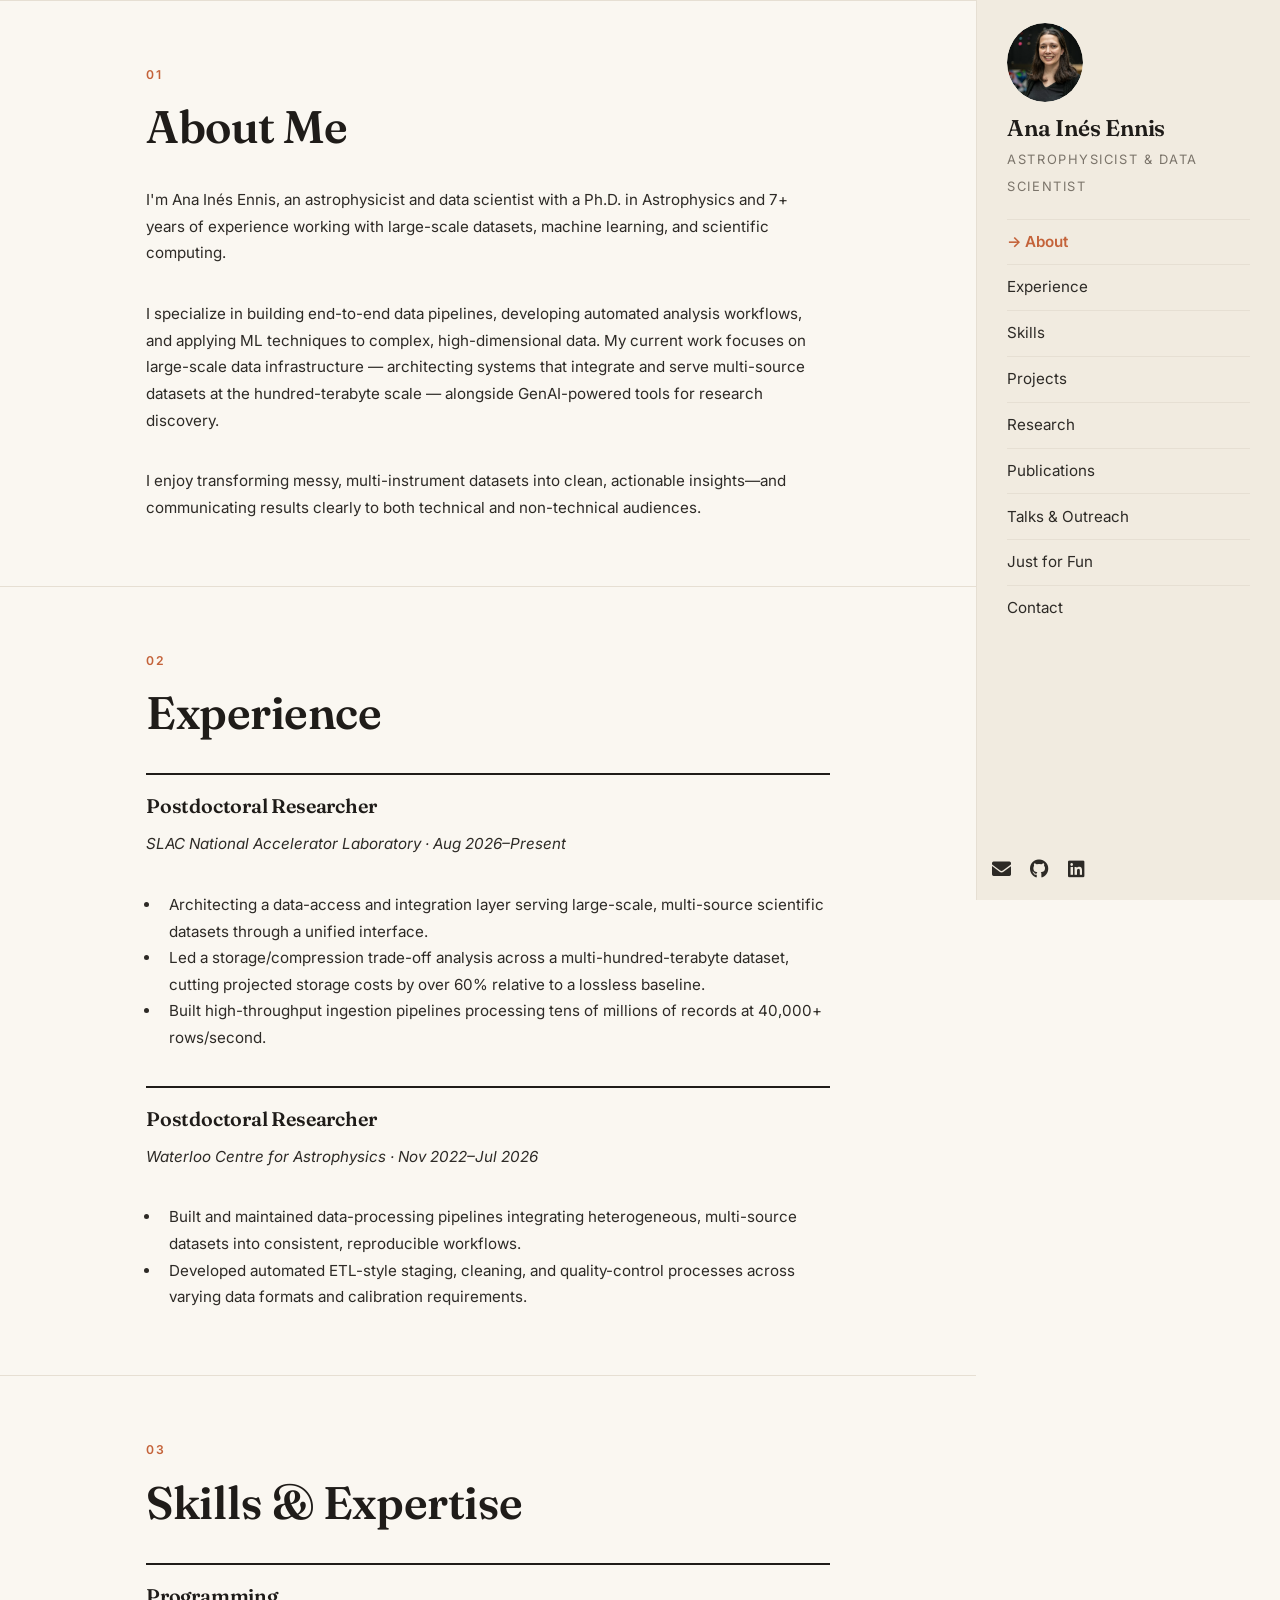
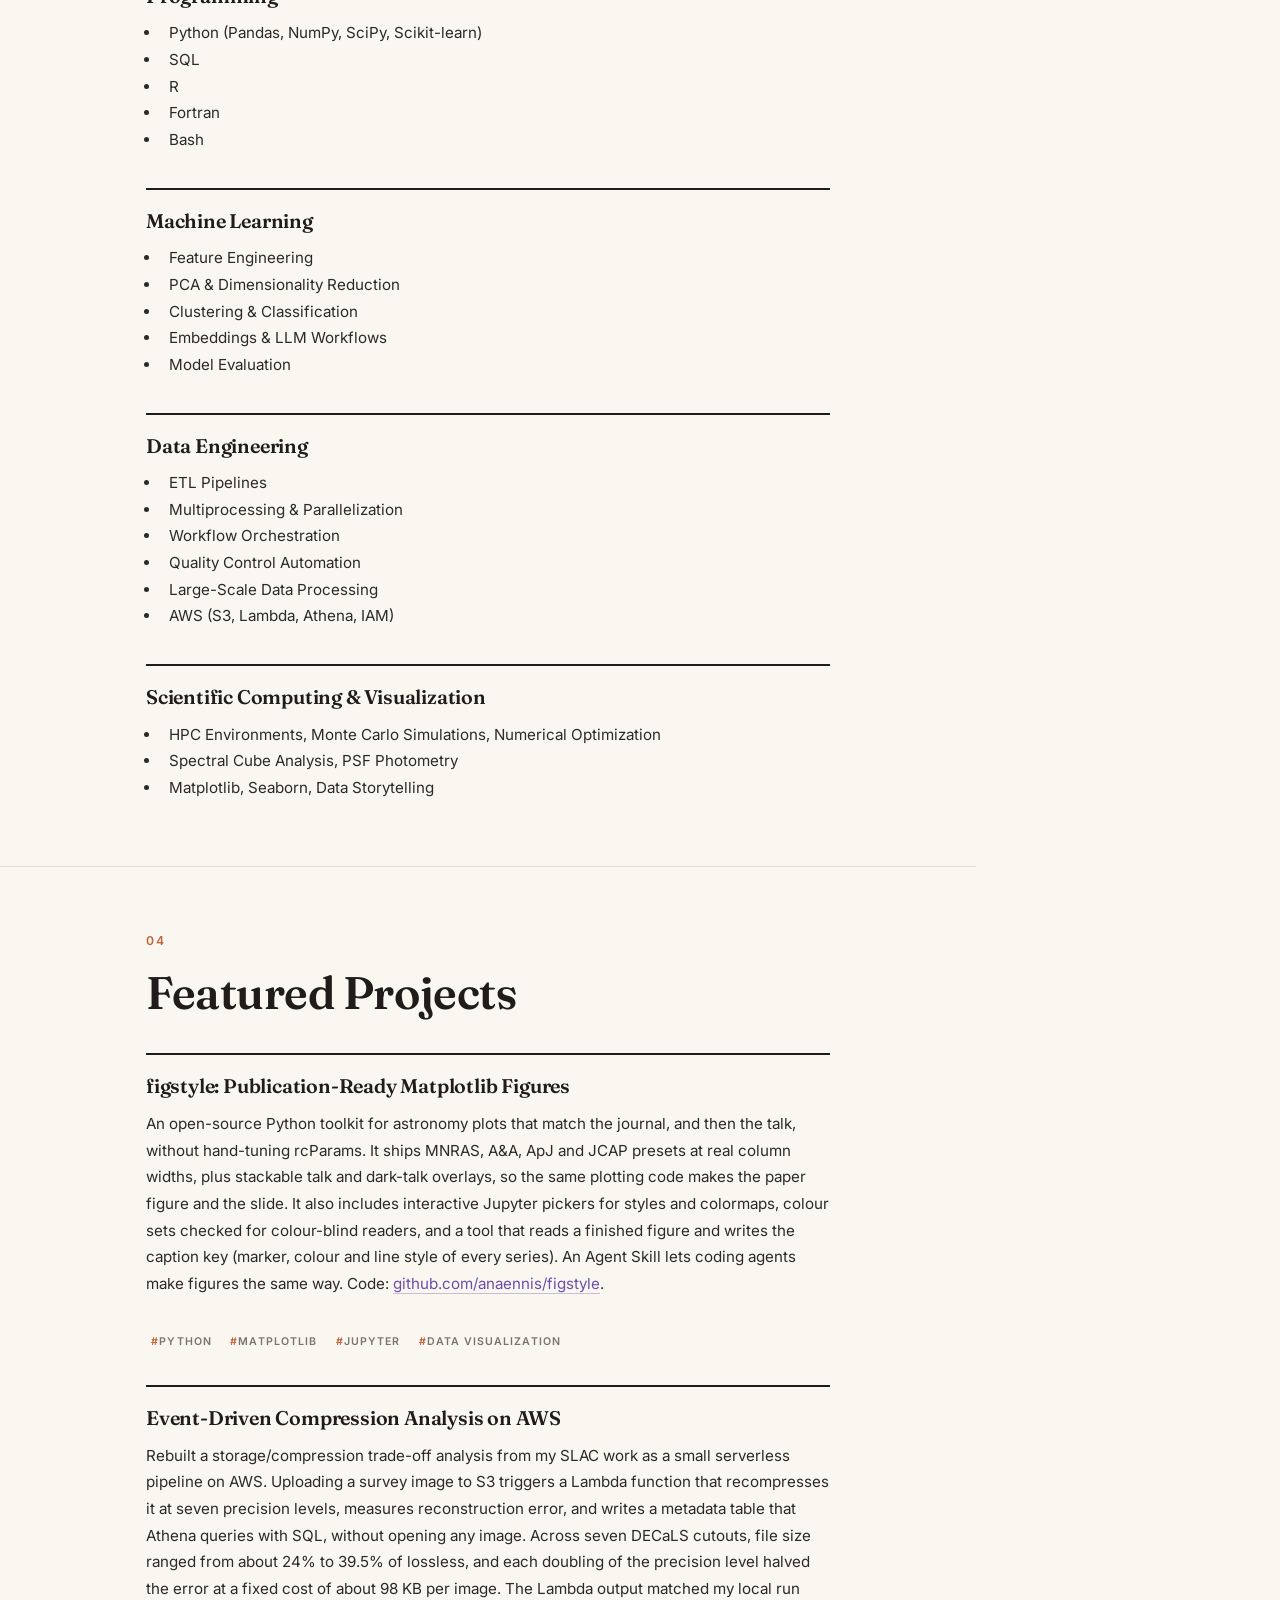
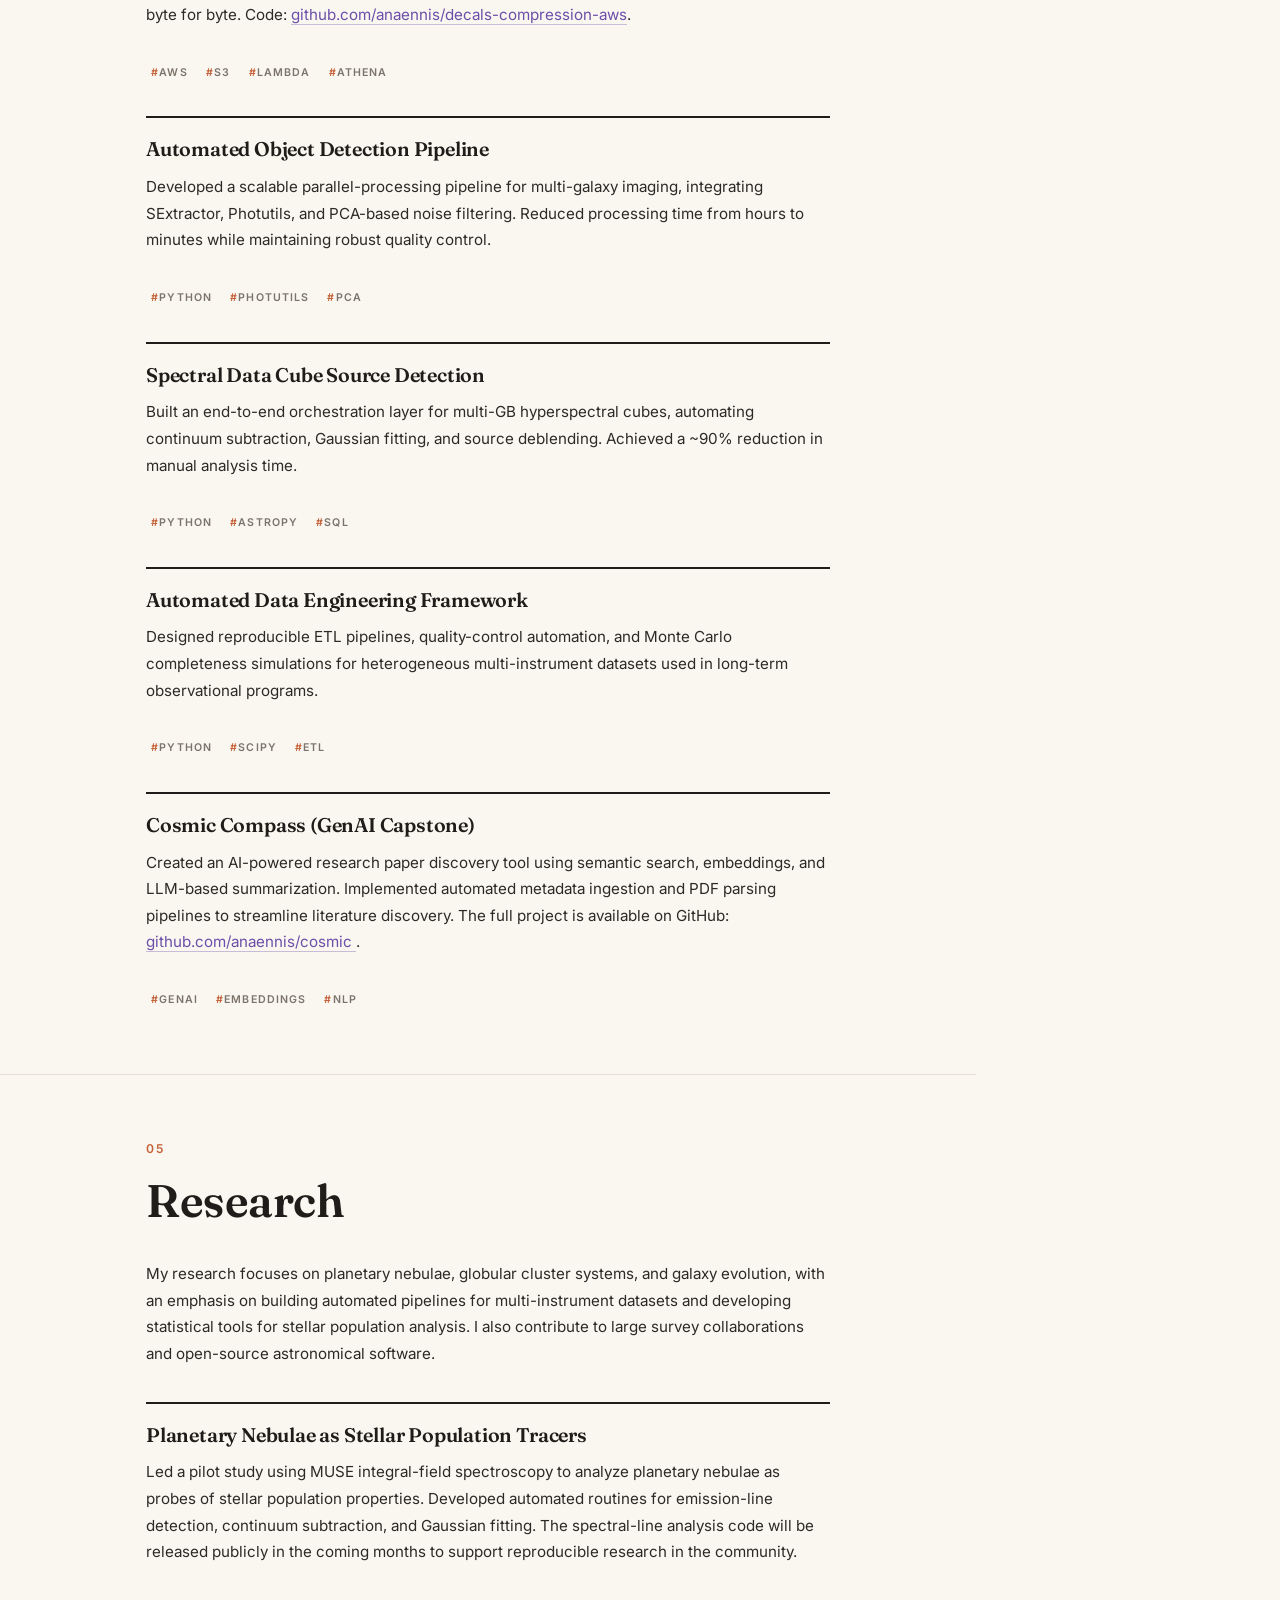
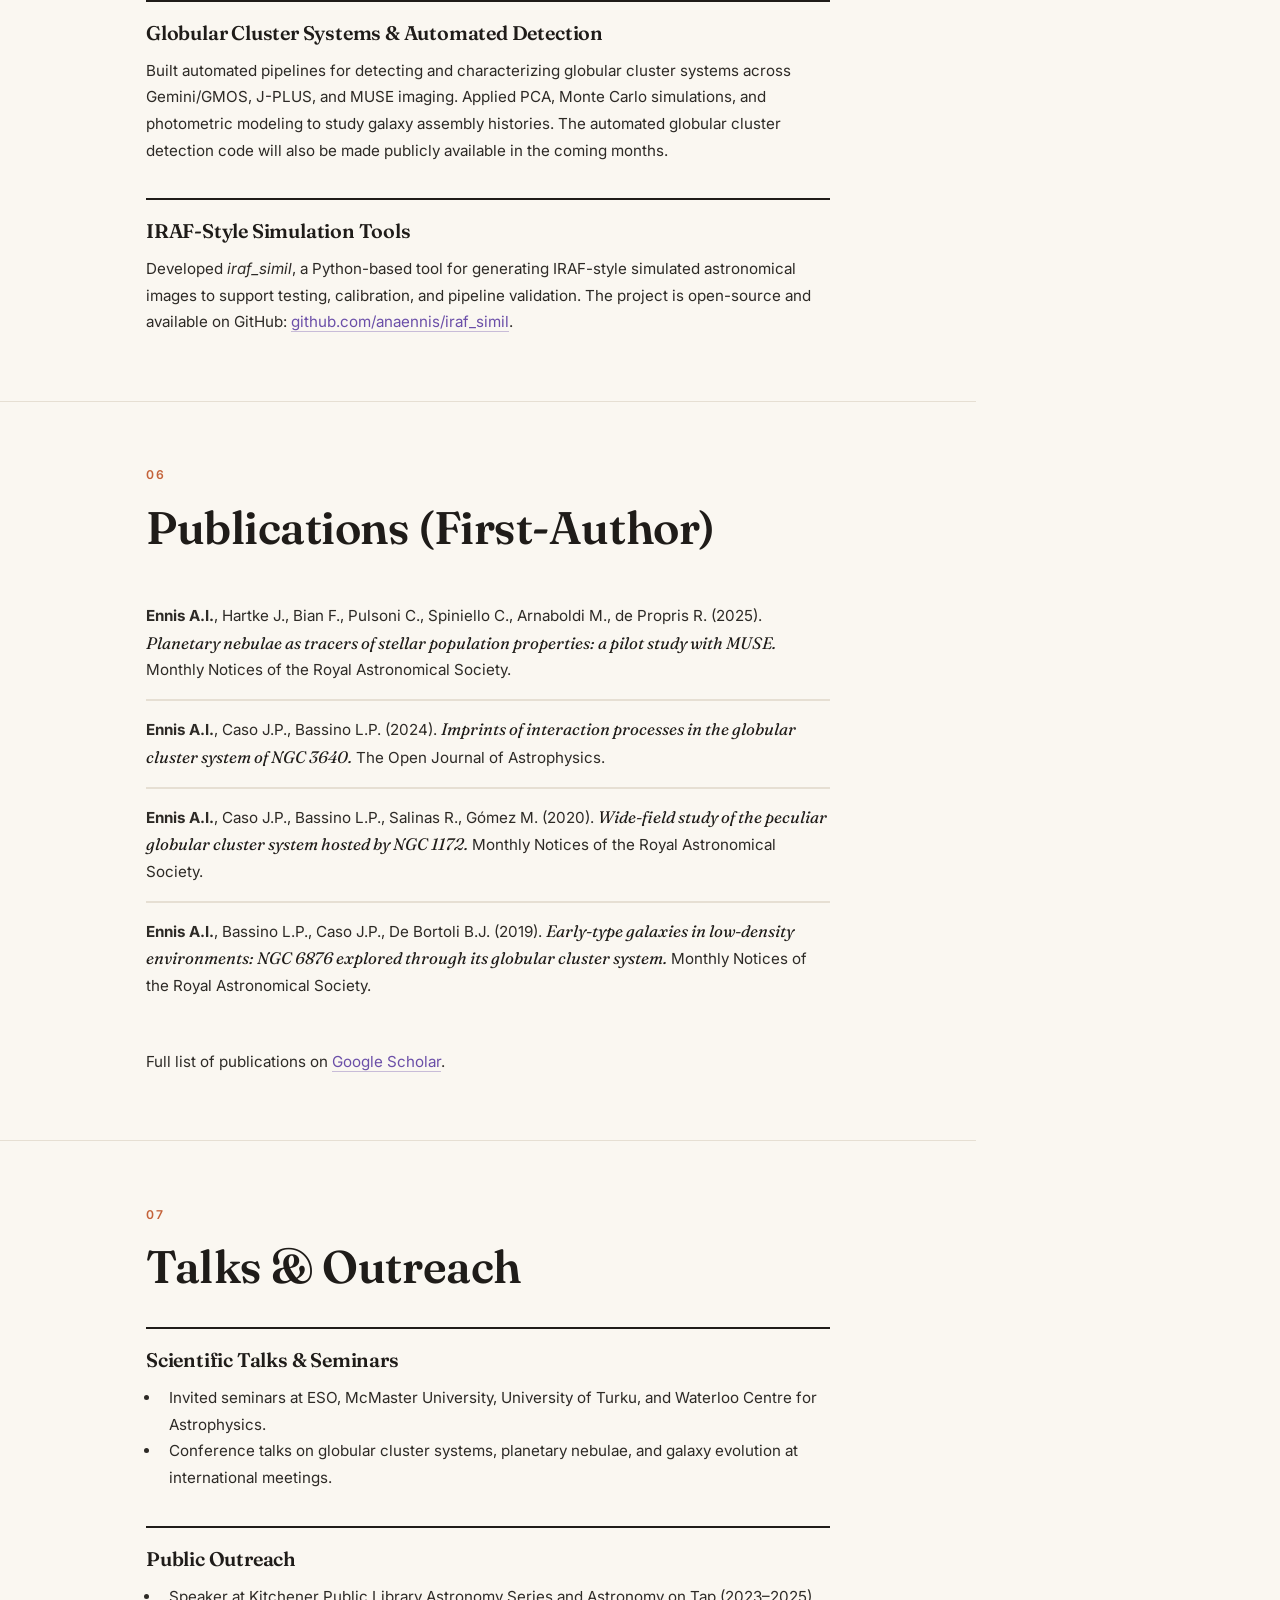
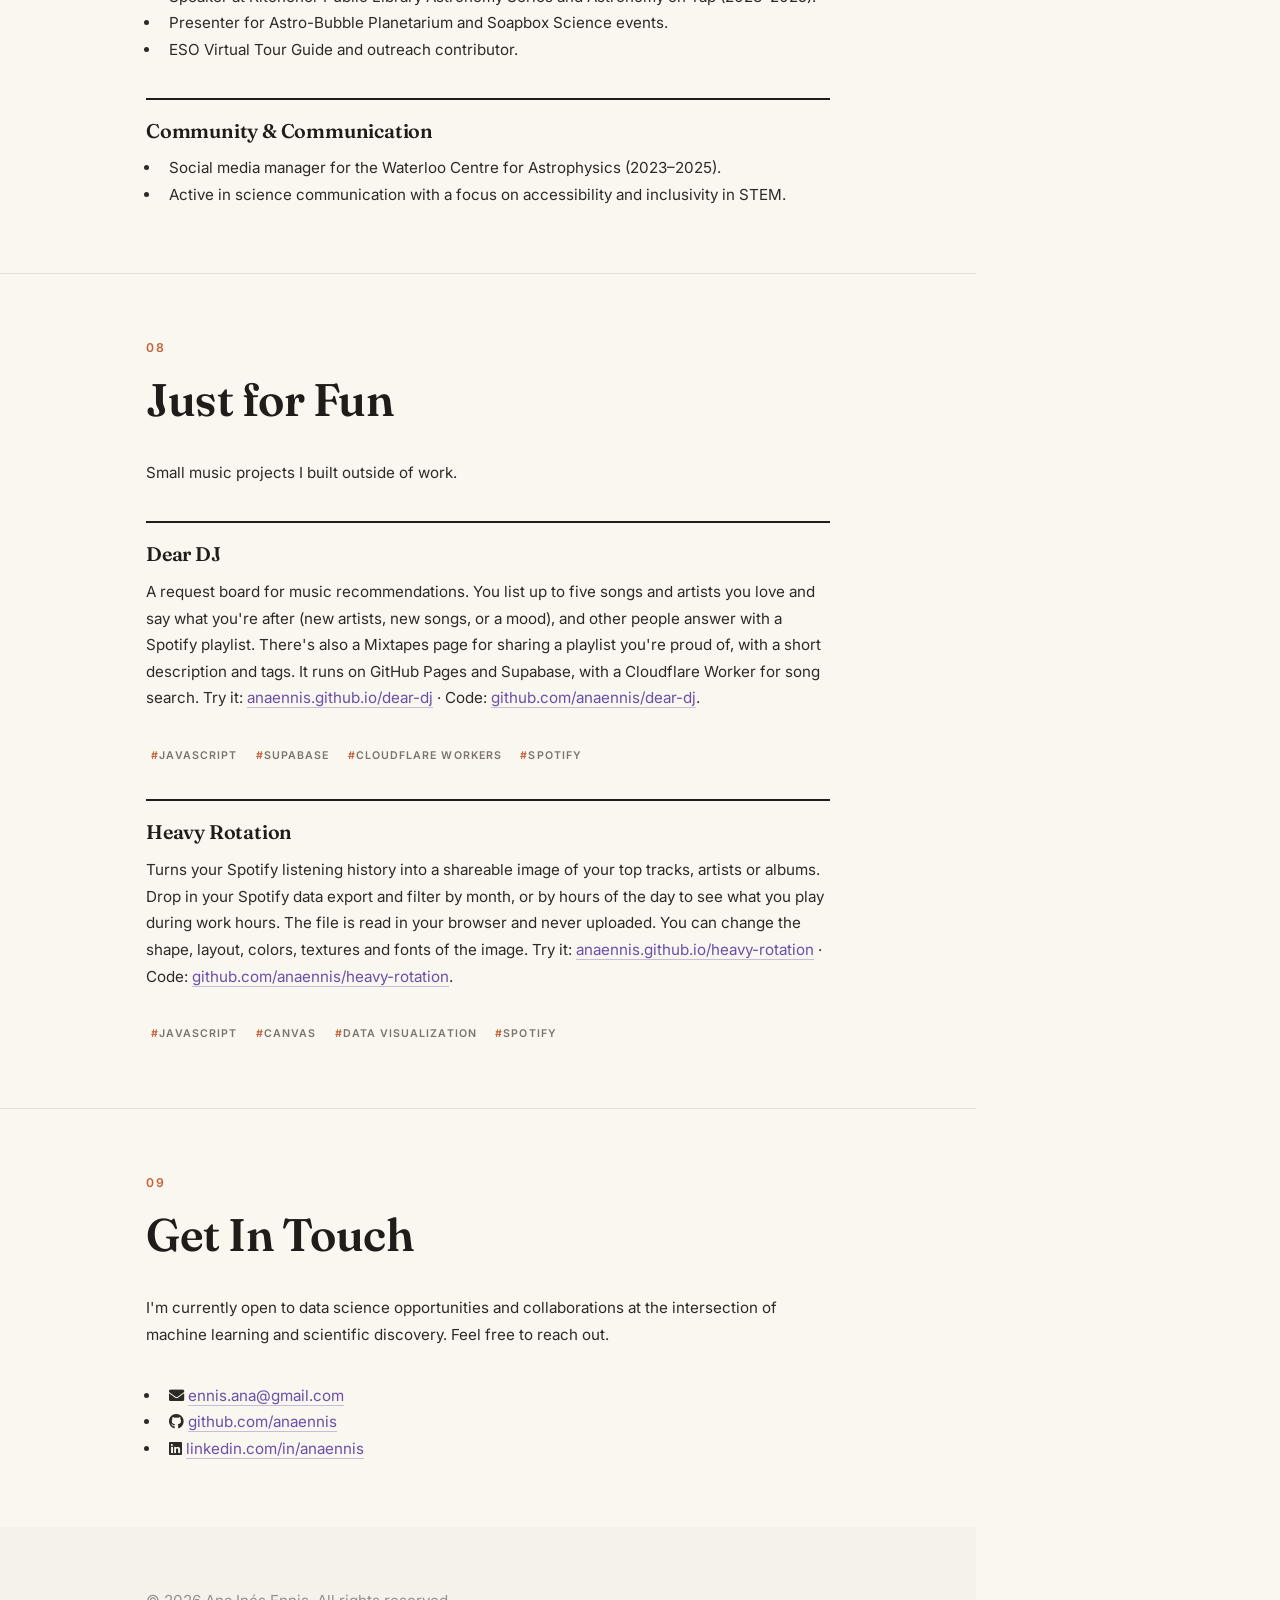
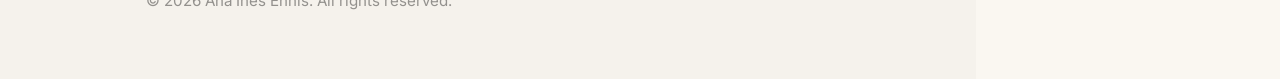
<file: index.html>
<!DOCTYPE HTML>
<!--
    Read Only by HTML5 UP
    Customized for Ana Inés Ennis
-->
<html data-theme="editorial">
    <head>
        <title>Ana Inés Ennis | Astrophysicist & Data Scientist</title>
        <meta charset="utf-8" />
        <meta name="viewport" content="width=device-width, initial-scale=1" />
        <meta name="description" content="Portfolio of Ana Inés Ennis, Astrophysicist & Data Scientist" />
        <link rel="stylesheet" href="assets/css/main.css" />
        <link rel="stylesheet" href="assets/css/themes.css" />
        <noscript><link rel="stylesheet" href="assets/css/noscript.css" /></noscript>
    </head>
    <body class="is-preload">

        <!-- Wrapper -->
        <div id="wrapper">

            <!-- Sidebar / Header -->
            <section id="header">
                <header>
                    <span class="image avatar">
                        <img src="images/ana-ennis.png" alt="Photo of Ana Inés Ennis" />
                    </span>
                    <h1 id="logo"><a href="#">Ana Inés Ennis</a></h1>
                    <p>Astrophysicist &amp; Data Scientist</p>
                </header>

                <nav id="nav">
                    <ul>
                        <li><a href="#about" class="active">About</a></li>
                        <li><a href="#experience">Experience</a></li>
                        <li><a href="#skills">Skills</a></li>
                        <li><a href="#projects">Projects</a></li>
                        <li><a href="#research">Research</a></li>
                        <li><a href="#publications">Publications</a></li>
                        <li><a href="#talks">Talks &amp; Outreach</a></li>
                        <li><a href="#fun">Just for Fun</a></li>
                        <li><a href="#contact">Contact</a></li>
                    </ul>
                </nav>

                <footer>
                    <ul class="icons">
                        <li><a href="mailto:ennis.ana@gmail.com" class="icon solid fa-envelope"><span class="label">Email</span></a></li>
                        <li><a href="https://github.com/anaennis" class="icon brands fa-github" target="_blank"><span class="label">GitHub</span></a></li>
                        <li><a href="https://linkedin.com/in/anaennis" class="icon brands fa-linkedin" target="_blank"><span class="label">LinkedIn</span></a></li>
                    </ul>
                </footer>
            </section>

            <!-- Main -->
            <div id="main">

                <!-- About -->
                <section id="about">
                    <div class="container">
                        <header class="major">
                            <h2>About Me</h2>
                        </header>
                        <p>
                            I'm Ana Inés Ennis, an astrophysicist and data scientist with a Ph.D. in Astrophysics and 7+ years of experience
                            working with large-scale datasets, machine learning, and scientific computing.
                        </p>
                        <p>
                            I specialize in building end-to-end data pipelines, developing automated analysis workflows, and applying ML techniques
                            to complex, high-dimensional data. My current work focuses on large-scale data infrastructure — architecting systems
                            that integrate and serve multi-source datasets at the hundred-terabyte scale — alongside GenAI-powered tools for research discovery.
                        </p>
                        <p>
                            I enjoy transforming messy, multi-instrument datasets into clean, actionable insights—and communicating results clearly
                            to both technical and non-technical audiences.
                        </p>
                    </div>
                </section>

                <!-- Experience -->
                <section id="experience">
                    <div class="container">
                        <header class="major">
                            <h2>Experience</h2>
                        </header>

                        <div class="features">
                            <article>
                                <h3>Postdoctoral Researcher</h3>
                                <p><em>SLAC National Accelerator Laboratory &middot; Aug 2026&ndash;Present</em></p>
                                <ul>
                                    <li>Architecting a data-access and integration layer serving large-scale, multi-source scientific datasets through a unified interface.</li>
                                    <li>Led a storage/compression trade-off analysis across a multi-hundred-terabyte dataset, cutting projected storage costs by over 60% relative to a lossless baseline.</li>
                                    <li>Built high-throughput ingestion pipelines processing tens of millions of records at 40,000+ rows/second.</li>
                                </ul>
                            </article>

                            <article>
                                <h3>Postdoctoral Researcher</h3>
                                <p><em>Waterloo Centre for Astrophysics &middot; Nov 2022&ndash;Jul 2026</em></p>
                                <ul>
                                    <li>Built and maintained data-processing pipelines integrating heterogeneous, multi-source datasets into consistent, reproducible workflows.</li>
                                    <li>Developed automated ETL-style staging, cleaning, and quality-control processes across varying data formats and calibration requirements.</li>
                                </ul>
                            </article>
                        </div>
                    </div>
                </section>

                <!-- Skills -->
                <section id="skills">
                    <div class="container">
                        <header class="major">
                            <h2>Skills &amp; Expertise</h2>
                        </header>

                        <div class="features">
                            <article>
                                <h3>Programming</h3>
                                <ul>
                                    <li>Python (Pandas, NumPy, SciPy, Scikit-learn)</li>
                                    <li>SQL</li>
                                    <li>R</li>
                                    <li>Fortran</li>
                                    <li>Bash</li>
                                </ul>
                            </article>

                            <article>
                                <h3>Machine Learning</h3>
                                <ul>
                                    <li>Feature Engineering</li>
                                    <li>PCA &amp; Dimensionality Reduction</li>
                                    <li>Clustering &amp; Classification</li>
                                    <li>Embeddings &amp; LLM Workflows</li>
                                    <li>Model Evaluation</li>
                                </ul>
                            </article>

                            <article>
                                <h3>Data Engineering</h3>
                                <ul>
                                    <li>ETL Pipelines</li>
                                    <li>Multiprocessing &amp; Parallelization</li>
                                    <li>Workflow Orchestration</li>
                                    <li>Quality Control Automation</li>
                                    <li>Large-Scale Data Processing</li>
                                    <li>AWS (S3, Lambda, Athena, IAM)</li>
                                </ul>
                            </article>

                            <article>
                                <h3>Scientific Computing &amp; Visualization</h3>
                                <ul>
                                    <li>HPC Environments, Monte Carlo Simulations, Numerical Optimization</li>
                                    <li>Spectral Cube Analysis, PSF Photometry</li>
                                    <li>Matplotlib, Seaborn, Data Storytelling</li>
                                </ul>
                            </article>
                        </div>
                    </div>
                </section>

                <!-- Projects -->
                <section id="projects">
                    <div class="container">
                        <header class="major">
                            <h2>Featured Projects</h2>
                        </header>

                        <div class="features">
                            <article>
                                <h3>figstyle: Publication-Ready Matplotlib Figures</h3>
                                <p>
                                    An open-source Python toolkit for astronomy plots that match the journal, and then the talk, without
                                    hand-tuning rcParams. It ships MNRAS, A&amp;A, ApJ and JCAP presets at real column widths, plus stackable
                                    talk and dark-talk overlays, so the same plotting code makes the paper figure and the slide.
                                    It also includes interactive Jupyter pickers for styles and colormaps, colour sets checked for
                                    colour-blind readers, and a tool that reads a finished figure and writes the caption key (marker, colour
                                    and line style of every series). An Agent Skill lets coding agents make figures the same way.
                                    Code: <a href="https://github.com/anaennis/figstyle" target="_blank">github.com/anaennis/figstyle</a>.
                                </p>
                                <ul class="tags">
                                    <li>Python</li>
                                    <li>Matplotlib</li>
                                    <li>Jupyter</li>
                                    <li>Data Visualization</li>
                                </ul>
                            </article>
                            <article>
                                <h3>Event-Driven Compression Analysis on AWS</h3>
                                <p>
                                    Rebuilt a storage/compression trade-off analysis from my SLAC work as a small serverless pipeline on AWS.
                                    Uploading a survey image to S3 triggers a Lambda function that recompresses it at seven precision levels,
                                    measures reconstruction error, and writes a metadata table that Athena queries with SQL, without opening
                                    any image. Across seven DECaLS cutouts, file size ranged from about 24% to 39.5% of lossless, and each
                                    doubling of the precision level halved the error at a fixed cost of about 98 KB per image. The Lambda output
                                    matched my local run byte for byte.
                                    Code: <a href="https://github.com/anaennis/decals-compression-aws" target="_blank">github.com/anaennis/decals-compression-aws</a>.
                                </p>
                                <ul class="tags">
                                    <li>AWS</li>
                                    <li>S3</li>
                                    <li>Lambda</li>
                                    <li>Athena</li>
                                </ul>
                            </article>
                            <article>
                                <h3>Automated Object Detection Pipeline</h3>
                                <p>
                                    Developed a scalable parallel-processing pipeline for multi-galaxy imaging, integrating SExtractor, Photutils,
                                    and PCA-based noise filtering. Reduced processing time from hours to minutes while maintaining robust quality control.
                                </p>
                                <ul class="tags">
                                    <li>Python</li>
                                    <li>Photutils</li>
                                    <li>PCA</li>
                                </ul>
                            </article>

                            <article>
                                <h3>Spectral Data Cube Source Detection</h3>
                                <p>
                                    Built an end-to-end orchestration layer for multi-GB hyperspectral cubes, automating continuum subtraction,
                                    Gaussian fitting, and source deblending. Achieved a ~90% reduction in manual analysis time.
                                </p>
                                <ul class="tags">
                                    <li>Python</li>
                                    <li>Astropy</li>
                                    <li>SQL</li>
                                </ul>
                            </article>

                            <article>
                                <h3>Automated Data Engineering Framework</h3>
                                <p>
                                    Designed reproducible ETL pipelines, quality-control automation, and Monte Carlo completeness simulations
                                    for heterogeneous multi-instrument datasets used in long-term observational programs.
                                </p>
                                <ul class="tags">
                                    <li>Python</li>
                                    <li>SciPy</li>
                                    <li>ETL</li>
                                </ul>
                            </article>

<article>
    <h3>Cosmic Compass (GenAI Capstone)</h3>
    <p>
        Created an AI-powered research paper discovery tool using semantic search, embeddings, and LLM-based summarization.
        Implemented automated metadata ingestion and PDF parsing pipelines to streamline literature discovery.
        The full project is available on GitHub:
        <a href="https://github.com/anaennis/cosmic/tree/master" target="_blank">
            github.com/anaennis/cosmic
        </a>.
    </p>
    <ul class="tags">
        <li>GenAI</li>
        <li>Embeddings</li>
        <li>NLP</li>
    </ul>
</article>
                        </div>
                    </div>
                </section>

                <!-- Research -->
<section id="research">
    <div class="container">
        <header class="major">
            <h2>Research</h2>
        </header>

        <p>
            My research focuses on planetary nebulae, globular cluster systems, and galaxy evolution, with an emphasis on 
            building automated pipelines for multi-instrument datasets and developing statistical tools for stellar population 
            analysis. I also contribute to large survey collaborations and open-source astronomical software.
        </p>

        <div class="features">

            <article>
                <h3>Planetary Nebulae as Stellar Population Tracers</h3>
                <p>
                    Led a pilot study using MUSE integral-field spectroscopy to analyze planetary nebulae as probes of 
                    stellar population properties. Developed automated routines for emission-line detection, continuum 
                    subtraction, and Gaussian fitting. The spectral-line analysis code will be released publicly in the coming months 
                    to support reproducible research in the community.
                </p>
            </article>

            <article>
                <h3>Globular Cluster Systems & Automated Detection</h3>
                <p>
                    Built automated pipelines for detecting and characterizing globular cluster systems across Gemini/GMOS, 
                    J-PLUS, and MUSE imaging. Applied PCA, Monte Carlo simulations, and photometric modeling to study galaxy 
                    assembly histories. The automated globular cluster detection code will also be made publicly available 
                    in the coming months.
                </p>
            </article>

            <article>
                <h3>IRAF-Style Simulation Tools</h3>
                <p>
                    Developed <em>iraf_simil</em>, a Python-based tool for generating IRAF-style simulated astronomical images 
                    to support testing, calibration, and pipeline validation. The project is open-source and available on GitHub:
                    <a href="https://github.com/anaennis/iraf_simil" target="_blank">github.com/anaennis/iraf_simil</a>.
                </p>
            </article>

        </div>
    </div>
</section>

                <!-- Publications -->
                <section id="publications">
                    <div class="container">
                        <header class="major">
                            <h2>Publications (First-Author)</h2>
                        </header>
                        <ul class="alt">
                            <li>
                                <strong>Ennis A.I.</strong>, Hartke J., Bian F., Pulsoni C., Spiniello C., Arnaboldi M., de Propris R. (2025).
                                <em>Planetary nebulae as tracers of stellar population properties: a pilot study with MUSE.</em>
                                Monthly Notices of the Royal Astronomical Society.
                            </li>
                            <li>
                                <strong>Ennis A.I.</strong>, Caso J.P., Bassino L.P. (2024).
                                <em>Imprints of interaction processes in the globular cluster system of NGC 3640.</em>
                                The Open Journal of Astrophysics.
                            </li>
                            <li>
                                <strong>Ennis A.I.</strong>, Caso J.P., Bassino L.P., Salinas R., Gómez M. (2020).
                                <em>Wide-field study of the peculiar globular cluster system hosted by NGC 1172.</em>
                                Monthly Notices of the Royal Astronomical Society.
                            </li>
                            <li>
                                <strong>Ennis A.I.</strong>, Bassino L.P., Caso J.P., De Bortoli B.J. (2019).
                                <em>Early-type galaxies in low-density environments: NGC 6876 explored through its globular cluster system.</em>
                                Monthly Notices of the Royal Astronomical Society.
                            </li>
                        </ul>
                        <p>Full list of publications on <a href="https://scholar.google.com/citations?user=8kY2okIAAAAJ&amp;hl=es" target="_blank" rel="noopener">Google Scholar</a>.</p>
                    </div>
                </section>

                <!-- Talks & Outreach -->
                <section id="talks">
                    <div class="container">
                        <header class="major">
                            <h2>Talks &amp; Outreach</h2>
                        </header>

                        <div class="features">
                            <article>
                                <h3>Scientific Talks &amp; Seminars</h3>
                                <ul>
                                    <li>Invited seminars at ESO, McMaster University, University of Turku, and Waterloo Centre for Astrophysics.</li>
                                    <li>Conference talks on globular cluster systems, planetary nebulae, and galaxy evolution at international meetings.</li>
                                </ul>
                            </article>

                            <article>
                                <h3>Public Outreach</h3>
                                <ul>
                                    <li>Speaker at Kitchener Public Library Astronomy Series and Astronomy on Tap (2023–2025).</li>
                                    <li>Presenter for Astro-Bubble Planetarium and Soapbox Science events.</li>
                                    <li>ESO Virtual Tour Guide and outreach contributor.</li>
                                </ul>
                            </article>

                            <article>
                                <h3>Community &amp; Communication</h3>
                                <ul>
                                    <li>Social media manager for the Waterloo Centre for Astrophysics (2023–2025).</li>
                                    <li>Active in science communication with a focus on accessibility and inclusivity in STEM.</li>
                                </ul>
                            </article>
                        </div>
                    </div>
                </section>

                <!-- Just for Fun -->
                <section id="fun">
                    <div class="container">
                        <header class="major">
                            <h2>Just for Fun</h2>
                        </header>
                        <p>
                            Small music projects I built outside of work.
                        </p>

                        <div class="features">
                            <article>
                                <h3>Dear DJ</h3>
                                <p>
                                    A request board for music recommendations. You list up to five songs and artists you love and say
                                    what you're after (new artists, new songs, or a mood), and other people answer with a Spotify playlist.
                                    There's also a Mixtapes page for sharing a playlist you're proud of, with a short description and tags.
                                    It runs on GitHub Pages and Supabase, with a Cloudflare Worker for song search.
                                    Try it: <a href="https://anaennis.github.io/dear-dj/" target="_blank">anaennis.github.io/dear-dj</a>
                                    &middot; Code: <a href="https://github.com/anaennis/dear-dj" target="_blank">github.com/anaennis/dear-dj</a>.
                                </p>
                                <ul class="tags">
                                    <li>JavaScript</li>
                                    <li>Supabase</li>
                                    <li>Cloudflare Workers</li>
                                    <li>Spotify</li>
                                </ul>
                            </article>

                            <article>
                                <h3>Heavy Rotation</h3>
                                <p>
                                    Turns your Spotify listening history into a shareable image of your top tracks, artists or albums.
                                    Drop in your Spotify data export and filter by month, or by hours of the day to see what you
                                    play during work hours. The file is read in your browser and never uploaded. You can change
                                    the shape, layout, colors, textures and fonts of the image.
                                    Try it: <a href="https://anaennis.github.io/heavy-rotation/" target="_blank">anaennis.github.io/heavy-rotation</a>
                                    &middot; Code: <a href="https://github.com/anaennis/heavy-rotation" target="_blank">github.com/anaennis/heavy-rotation</a>.
                                </p>
                                <ul class="tags">
                                    <li>JavaScript</li>
                                    <li>Canvas</li>
                                    <li>Data Visualization</li>
                                    <li>Spotify</li>
                                </ul>
                            </article>
                        </div>
                    </div>
                </section>

                <!-- Contact -->
                <section id="contact">
                    <div class="container">
                        <header class="major">
                            <h2>Get In Touch</h2>
                        </header>
                        <p>
                            I'm currently open to data science opportunities and collaborations at the intersection of machine learning
                            and scientific discovery. Feel free to reach out.
                        </p>
                        <ul class="contact">
                            <li class="icon solid fa-envelope">
                                <a href="mailto:ennis.ana@gmail.com">ennis.ana@gmail.com</a>
                            </li>
                            <li class="icon brands fa-github">
                                <a href="https://github.com/anaennis" target="_blank">github.com/anaennis</a>
                            </li>
                            <li class="icon brands fa-linkedin">
                                <a href="https://linkedin.com/in/anaennis" target="_blank">linkedin.com/in/anaennis</a>
                            </li>
                        </ul>
                    </div>
                </section>

            </div>

            <!-- Footer -->
            <section id="footer">
                <div class="container">
                    <p>&copy; 2026 Ana Inés Ennis. All rights reserved.</p>
                </div>
            </section>

        </div>

        <!-- Scripts (from Read Only template) -->
        <script src="assets/js/jquery.min.js"></script>
        <script src="assets/js/jquery.scrollex.min.js"></script>
        <script src="assets/js/jquery.scrolly.min.js"></script>
        <script src="assets/js/browser.min.js"></script>
        <script src="assets/js/breakpoints.min.js"></script>
        <script src="assets/js/util.js"></script>
        <script src="assets/js/main.js"></script>

    </body>
</html>
</file>
<file: assets/css/themes.css>
/*
	Editorial theme — layered on top of main.css.
	Warm paper, serif headings, journal feel.
	Scoped to html[data-theme="editorial"] (set on the <html> tag in index.html);
	remove that attribute to fall back to the original template look.
*/

@import url("https://fonts.googleapis.com/css2?family=Fraunces:opsz,wght@9..144,400;9..144,600&family=Inter:wght@400;500;600&display=swap");

html[data-theme="editorial"] {
	--bg: #faf7f1;
	--fg: #2d2a26;
	--accent: #6b4fa8;     /* deep plum, keeps a nod to lavender */
	--accent2: #c4633a;    /* terracotta */
	--muted: #7b746a;
	--line: #e6dfd3;
}

/* Type */

html[data-theme="editorial"] body,
html[data-theme="editorial"] input {
	font-family: "Inter", "Lato", sans-serif;
	font-size: 0.95em;
}

html[data-theme="editorial"] h1,
html[data-theme="editorial"] h2,
html[data-theme="editorial"] h3 {
	font-family: "Fraunces", Georgia, serif;
	font-weight: 600;
	color: #1f1c19;
	letter-spacing: -0.01em;
}

html[data-theme="editorial"] a {
	color: var(--accent);
	border-bottom: 1px solid rgba(107,79,168,0.35);
}

/* Sidebar */

html[data-theme="editorial"] #header {
	background: #f1ebe0;
	color: var(--fg);
	border-left: 1px solid var(--line);
	text-align: left;
}

	html[data-theme="editorial"] #header h1 a {
		color: #1f1c19 !important;
		border-bottom: 0;
	}

	html[data-theme="editorial"] #header header p {
		color: var(--muted) !important;
		font-style: normal;
		font-size: 0.85em;
		letter-spacing: 0.12em;
		text-transform: uppercase;
	}

	html[data-theme="editorial"] #header > header .avatar {
		margin-left: 0;
	}

		html[data-theme="editorial"] #header > header .avatar img {
			border-radius: 50%;
			filter: saturate(0.9);
		}

	html[data-theme="editorial"] #header > nav ul li {
		border-top: 1px solid var(--line);
		margin: 0 2em;
	}

		html[data-theme="editorial"] #header > nav ul li a {
			color: var(--fg) !important;
			padding: 0.6em 0;
		}

		html[data-theme="editorial"] #header > nav ul li a.active {
			background: transparent;
			color: var(--accent2) !important;
			font-weight: 600;
		}

			html[data-theme="editorial"] #header > nav ul li a.active::before {
				content: "→ ";
			}

	html[data-theme="editorial"] #header > footer .icons li a {
		color: var(--fg) !important;
		border-bottom: 0;
	}

/* Mobile title bar */

html[data-theme="editorial"] #titleBar {
	background: #f1ebe0;
	border-bottom: 1px solid var(--line);
}

	html[data-theme="editorial"] #titleBar .title {
		color: #1f1c19;
		font-family: "Fraunces", Georgia, serif;
	}

/* Sections: numbered 01, 02, ... */

html[data-theme="editorial"] #main {
	counter-reset: sec;
}

html[data-theme="editorial"] #main > section {
	border-top: 1px solid var(--line);
}

	html[data-theme="editorial"] #main > section header.major {
		counter-increment: sec;
	}

	html[data-theme="editorial"] #main > section header.major::before {
		content: counter(sec, decimal-leading-zero);
		display: block;
		font-family: "Inter", sans-serif;
		font-size: 0.8em;
		font-weight: 600;
		letter-spacing: 0.15em;
		color: var(--accent2);
		margin-bottom: 0.4em;
	}

html[data-theme="editorial"] header.major h2 {
	color: #1f1c19;
	font-size: 3em;
}

/* Cards */

@media screen and (min-width: 1281px) {
	html[data-theme="editorial"] .features {
		display: grid;
		grid-template-columns: repeat(2, minmax(0, 1fr));
		gap: 1.5em;
	}
}

html[data-theme="editorial"] .features article,
html[data-theme="editorial"] .features article:first-child {
	border: 0;
	border-top: 2px solid #1f1c19;
	padding-top: 1.25em;
}

	html[data-theme="editorial"] .features article h3 {
		font-size: 1.3em;
		line-height: 1.3;
		transition: color 0.2s ease;
	}

	html[data-theme="editorial"] .features article:hover h3 {
		color: var(--accent);
	}

/* Tags */

html[data-theme="editorial"] ul.tags {
	list-style: none;
	padding: 0;
	margin: 1em 0 0 0;
	display: flex;
	flex-wrap: wrap;
	gap: 0.45em;
}

	html[data-theme="editorial"] ul.tags li {
		margin-right: 0.6em;
		color: var(--muted);
		font-size: 0.7em;
		font-weight: 600;
		letter-spacing: 0.1em;
		line-height: 1.8;
		text-transform: uppercase;
	}

		html[data-theme="editorial"] ul.tags li::before {
			content: "#";
			color: var(--accent2);
		}

/* Publications */

html[data-theme="editorial"] ul.alt li {
	border-top-color: var(--line);
	padding: 1em 0;
}

html[data-theme="editorial"] #publications em {
	font-family: "Fraunces", Georgia, serif;
	font-size: 1.1em;
	color: #1f1c19;
}
</file>
<file: assets/css/main.css>
@import url("fontawesome-all.min.css");
@import url("https://fonts.googleapis.com/css?family=Lato:400,400italic,700,700italic|Source+Code+Pro:400");

:root {
	--bg: #f5f5f7; /* soft gray */
	--fg: #2b2b2b; /* dark text */
	--accent: #c7b8ea; /* pastel lavender */
	--accent2: #a8c5e2; /* pastel blue */
	--accent3: #f7d1ba; /* pastel peach */
	--accent4: #c8e8df; /* pastel mint */
	--accent5: #b9a6e0; /* deeper lavender for hover */
}

/*
	Read Only by HTML5 UP
	html5up.net | @ajlkn
	Free for personal and commercial use under the CCA 3.0 license (html5up.net/license)
*/

html, body, div, span, applet, object,
iframe, h1, h2, h3, h4, h5, h6, p, blockquote,
pre, a, abbr, acronym, address, big, cite,
code, del, dfn, em, img, ins, kbd, q, s, samp,
small, strike, strong, sub, sup, tt, var, b,
u, i, center, dl, dt, dd, ol, ul, li, fieldset,
form, label, legend, table, caption, tbody,
tfoot, thead, tr, th, td, article, aside,
canvas, details, embed, figure, figcaption,
footer, header, hgroup, menu, nav, output, ruby,
section, summary, time, mark, audio, video {
	margin: 0;
	padding: 0;
	border: 0;
	font-size: 100%;
	font: inherit;
	vertical-align: baseline;}

article, aside, details, figcaption, figure,
footer, header, hgroup, menu, nav, section {
	display: block;}

body {
	line-height: 1;
}

ol, ul {
	list-style: none;
}

blockquote, q {
	quotes: none;
}

	blockquote:before, blockquote:after, q:before, q:after {
		content: '';
		content: none;
	}

table {
	border-collapse: collapse;
	border-spacing: 0;
}

body {
	-webkit-text-size-adjust: none;
}

mark {
	background-color: transparent;
	color: inherit;
}

input::-moz-focus-inner {
	border: 0;
	padding: 0;
}

input, select, textarea {
	-moz-appearance: none;
	-webkit-appearance: none;
	-ms-appearance: none;
	appearance: none;
}

/* Basic */

	html {
		box-sizing: border-box;
	}

	*, *:before, *:after {
		box-sizing: inherit;
	}

	body {
		background: var(--bg);
	}

		body.is-preload *, body.is-preload *:before, body.is-preload *:after {
			-moz-animation: none !important;
			-webkit-animation: none !important;
			-ms-animation: none !important;
			animation: none !important;
			-moz-transition: none !important;
			-webkit-transition: none !important;
			-ms-transition: none !important;
			transition: none !important;
		}

	body, input, select, textarea {
		color: var(--fg);
		font-family: "Lato", sans-serif;
		font-size: 16pt;
		font-weight: 400;
		line-height: 1.75em;
	}

	a {
		-moz-transition: color 0.2s ease-in-out, border-color 0.2s ease-in-out;
		-webkit-transition: color 0.2s ease-in-out, border-color 0.2s ease-in-out;
		-ms-transition: color 0.2s ease-in-out, border-color 0.2s ease-in-out;
		transition: color 0.2s ease-in-out, border-color 0.2s ease-in-out;
		border-bottom: solid 1px rgba(0, 0, 0, 0.1);
		color: inherit;
		text-decoration: none;
	}

		a:hover {
			border-bottom-color: transparent;
			color: var(--accent) !important;
		}

	strong, b {
		color: var(--fg);
		font-weight: 700;
	}

	em, i {
		font-style: italic;
	}

	p {
		margin: 0 0 2.25em 0;
	}

	h1, h2, h3, h4, h5, h6 {
		color: var(--fg);
		font-weight: 700;
		line-height: 1em;
		margin: 0 0 0.5625em 0;
	}

		h1 a, h2 a, h3 a, h4 a, h5 a, h6 a {
			border: 0;
			color: inherit;
			text-decoration: none;
		}

	h2 {
		font-size: 2em;
		line-height: 1.5em;
	}

	h3 {
		font-size: 1.75em;
		line-height: 1.5em;
	}

	h4 {
		font-size: 1.25em;
		line-height: 1.5em;
	}

	h5 {
		font-size: 0.9em;
		line-height: 1.5em;
	}

	h6 {
		font-size: 0.7em;
		line-height: 1.5em;
	}

	sub {
		font-size: 0.8em;
		position: relative;
		top: 0.5em;
	}

	sup {
		font-size: 0.8em;
		position: relative;
		top: -0.5em;
	}

	hr {
		border: 0;
		border-bottom: solid 2px var(--accent2);
		margin: 2.25em 0;
	}

		hr.major {
			margin: 3.375em 0;
		}

	blockquote {
		border-left: solid 8px var(--accent2);
		font-style: italic;
		margin: 0 0 2.25em 0;
		padding: 0.5em 0 0.5em 2em;
	}

	code {
		background: var(--fg);
		border-radius: 5px;
		color: var(--bg);
		font-family: "Source Code Pro", monospace;
		font-size: 0.9em;
		margin: 0 0.25em;
		padding: 0.25em 0.65em;
	}

	pre {
		font-family: "Source Code Pro", monospace;
		font-size: 0.9em;
		margin: 0 0 2.25em 0;
	}

		pre code {
			-webkit-overflow-scrolling: touch;
			display: block;
			line-height: 1.5em;
			overflow-x: auto;
			padding: 1em 1.5em;
		}

	.align-left {
		text-align: left;
	}

	.align-center {
		text-align: center;
	}

	.align-right {
		text-align: right;
	}

/* Row */

	.row {
		display: flex;
		flex-wrap: wrap;
		box-sizing: border-box;
		align-items: stretch;
	}

		.row > * {
			box-sizing: border-box;
		}

		.row.gtr-uniform > * > :last-child {
			margin-bottom: 0;
		}

		.row.aln-left {
			justify-content: flex-start;
		}

		.row.aln-center {
			justify-content: center;
		}

		.row.aln-right {
			justify-content: flex-end;
		}

		.row.aln-top {
			align-items: flex-start;
		}

		.row.aln-middle {
			align-items: center;
		}

		.row.aln-bottom {
			align-items: flex-end;
		}

		.row > .imp {
			order: -1;
		}

		.row > .col-1 {
			width: 8.33333%;
		}

		.row > .off-1 {
			margin-left: 8.33333%;
		}

		.row > .col-2 {
			width: 16.66667%;
		}

		.row > .off-2 {
			margin-left: 16.66667%;
		}

		.row > .col-3 {
			width: 25%;
		}

		.row > .off-3 {
			margin-left: 25%;
		}

		.row > .col-4 {
			width: 33.33333%;
		}

		.row > .off-4 {
			margin-left: 33.33333%;
		}

		.row > .col-5 {
			width: 41.66667%;
		}

		.row > .off-5 {
			margin-left: 41.66667%;
		}

		.row > .col-6 {
			width: 50%;
		}

		.row > .off-6 {
			margin-left: 50%;
		}

		.row > .col-7 {
			width: 58.33333%;
		}

		.row > .off-7 {
			margin-left: 58.33333%;
		}

		.row > .col-8 {
			width: 66.66667%;
		}

		.row > .off-8 {
			margin-left: 66.66667%;
		}

		.row > .col-9 {
			width: 75%;
		}

		.row > .off-9 {
			margin-left: 75%;
		}

		.row > .col-10 {
			width: 83.33333%;
		}

		.row > .off-10 {
			margin-left: 83.33333%;
		}

		.row > .col-11 {
			width: 91.66667%;
		}

		.row > .off-11 {
			margin-left: 91.66667%;
		}

		.row > .col-12 {
			width: 100%;
		}

		.row > .off-12 {
			margin-left: 100%;
		}

		.row.gtr-0 {
			margin-top: 0;
			margin-left: 0em;
		}

			.row.gtr-0 > * {
				padding: 0 0 0 0em;
			}

			.row.gtr-0.gtr-uniform {
				margin-top: 0em;
			}

				.row.gtr-0.gtr-uniform > * {
					padding-top: 0em;
				}

		.row.gtr-25 {
			margin-top: 0;
			margin-left: -0.5em;
		}

			.row.gtr-25 > * {
				padding: 0 0 0 0.5em;
			}

			.row.gtr-25.gtr-uniform {
				margin-top: -0.5em;
			}

				.row.gtr-25.gtr-uniform > * {
					padding-top: 0.5em;
				}

		.row.gtr-50 {
			margin-top: 0;
			margin-left: -1em;
		}

			.row.gtr-50 > * {
				padding: 0 0 0 1em;
			}

			.row.gtr-50.gtr-uniform {
				margin-top: -1em;
			}

				.row.gtr-50.gtr-uniform > * {
					padding-top: 1em;
				}

		.row {
			margin-top: 0;
			margin-left: -2em;
		}

			.row > * {
				padding: 0 0 0 2em;
			}

			.row.gtr-uniform {
				margin-top: -2em;
			}

				.row.gtr-uniform > * {
					padding-top: 2em;
				}

		.row.gtr-150 {
			margin-top: 0;
			margin-left: -3em;
		}

			.row.gtr-150 > * {
				padding: 0 0 0 3em;
			}

			.row.gtr-150.gtr-uniform {
				margin-top: -3em;
			}

				.row.gtr-150.gtr-uniform > * {
					padding-top: 3em;
				}

		.row.gtr-200 {
			margin-top: 0;
			margin-left: -4em;
		}

			.row.gtr-200 > * {
				padding: 0 0 0 4em;
			}

			.row.gtr-200.gtr-uniform {
				margin-top: -4em;
			}

				.row.gtr-200.gtr-uniform > * {
					padding-top: 4em;
				}

		@media screen and (max-width: 1680px) {

			.row {
				display: flex;
				flex-wrap: wrap;
				box-sizing: border-box;
				align-items: stretch;
			}

				.row > * {
					box-sizing: border-box;
				}

				.row.gtr-uniform > * > :last-child {
					margin-bottom: 0;
				}

				.row.aln-left {
					justify-content: flex-start;
				}

				.row.aln-center {
					justify-content: center;
				}

				.row.aln-right {
					justify-content: flex-end;
				}

				.row.aln-top {
					align-items: flex-start;
				}

				.row.aln-middle {
					align-items: center;
				}

				.row.aln-bottom {
					align-items: flex-end;
				}

				.row > .imp-xlarge {
					order: -1;
				}

				.row > .col-1-xlarge {
					width: 8.33333%;
				}

				.row > .off-1-xlarge {
					margin-left: 8.33333%;
				}

				.row > .col-2-xlarge {
					width: 16.66667%;
				}

				.row > .off-2-xlarge {
					margin-left: 16.66667%;
				}

				.row > .col-3-xlarge {
					width: 25%;
				}

				.row > .off-3-xlarge {
					margin-left: 25%;
				}

				.row > .col-4-xlarge {
					width: 33.33333%;
				}

				.row > .off-4-xlarge {
					margin-left: 33.33333%;
				}

				.row > .col-5-xlarge {
					width: 41.66667%;
				}

				.row > .off-5-xlarge {
					margin-left: 41.66667%;
				}

				.row > .col-6-xlarge {
					width: 50%;
				}

				.row > .off-6-xlarge {
					margin-left: 50%;
				}

				.row > .col-7-xlarge {
					width: 58.33333%;
				}

				.row > .off-7-xlarge {
					margin-left: 58.33333%;
				}

				.row > .col-8-xlarge {
					width: 66.66667%;
				}

				.row > .off-8-xlarge {
					margin-left: 66.66667%;
				}

				.row > .col-9-xlarge {
					width: 75%;
				}

				.row > .off-9-xlarge {
					margin-left: 75%;
				}

				.row > .col-10-xlarge {
					width: 83.33333%;
				}

				.row > .off-10-xlarge {
					margin-left: 83.33333%;
				}

				.row > .col-11-xlarge {
					width: 91.66667%;
				}

				.row > .off-11-xlarge {
					margin-left: 91.66667%;
				}

				.row > .col-12-xlarge {
					width: 100%;
				}

				.row > .off-12-xlarge {
					margin-left: 100%;
				}

				.row.gtr-0 {
					margin-top: 0;
					margin-left: 0em;
				}

					.row.gtr-0 > * {
						padding: 0 0 0 0em;
					}

					.row.gtr-0.gtr-uniform {
						margin-top: 0em;
					}

						.row.gtr-0.gtr-uniform > * {
							padding-top: 0em;
						}

				.row.gtr-25 {
					margin-top: 0;
					margin-left: -0.5em;
				}

					.row.gtr-25 > * {
						padding: 0 0 0 0.5em;
					}

					.row.gtr-25.gtr-uniform {
						margin-top: -0.5em;
					}

						.row.gtr-25.gtr-uniform > * {
							padding-top: 0.5em;
						}

				.row.gtr-50 {
					margin-top: 0;
					margin-left: -1em;
				}

					.row.gtr-50 > * {
						padding: 0 0 0 1em;
					}

					.row.gtr-50.gtr-uniform {
						margin-top: -1em;
					}

						.row.gtr-50.gtr-uniform > * {
							padding-top: 1em;
						}

				.row {
					margin-top: 0;
					margin-left: -2em;
				}

					.row > * {
						padding: 0 0 0 2em;
					}

					.row.gtr-uniform {
						margin-top: -2em;
					}

						.row.gtr-uniform > * {
							padding-top: 2em;
						}

				.row.gtr-150 {
					margin-top: 0;
					margin-left: -3em;
				}

					.row.gtr-150 > * {
						padding: 0 0 0 3em;
					}

					.row.gtr-150.gtr-uniform {
						margin-top: -3em;
					}

						.row.gtr-150.gtr-uniform > * {
							padding-top: 3em;
						}

				.row.gtr-200 {
					margin-top: 0;
					margin-left: -4em;
				}

					.row.gtr-200 > * {
						padding: 0 0 0 4em;
					}

					.row.gtr-200.gtr-uniform {
						margin-top: -4em;
					}

						.row.gtr-200.gtr-uniform > * {
							padding-top: 4em;
						}

		}

		@media screen and (max-width: 1280px) {

			.row {
				display: flex;
				flex-wrap: wrap;
				box-sizing: border-box;
				align-items: stretch;
			}

				.row > * {
					box-sizing: border-box;
				}

				.row.gtr-uniform > * > :last-child {
					margin-bottom: 0;
				}

				.row.aln-left {
					justify-content: flex-start;
				}

				.row.aln-center {
					justify-content: center;
				}

				.row.aln-right {
					justify-content: flex-end;
				}

				.row.aln-top {
					align-items: flex-start;
				}

				.row.aln-middle {
					align-items: center;
				}

				.row.aln-bottom {
					align-items: flex-end;
				}

				.row > .imp-large {
					order: -1;
				}

				.row > .col-1-large {
					width: 8.33333%;
				}

				.row > .off-1-large {
					margin-left: 8.33333%;
				}

				.row > .col-2-large {
					width: 16.66667%;
				}

				.row > .off-2-large {
					margin-left: 16.66667%;
				}

				.row > .col-3-large {
					width: 25%;
				}

				.row > .off-3-large {
					margin-left: 25%;
				}

				.row > .col-4-large {
					width: 33.33333%;
				}

				.row > .off-4-large {
					margin-left: 33.33333%;
				}

				.row > .col-5-large {
					width: 41.66667%;
				}

				.row > .off-5-large {
					margin-left: 41.66667%;
				}

				.row > .col-6-large {
					width: 50%;
				}

				.row > .off-6-large {
					margin-left: 50%;
				}

				.row > .col-7-large {
					width: 58.33333%;
				}

				.row > .off-7-large {
					margin-left: 58.33333%;
				}

				.row > .col-8-large {
					width: 66.66667%;
				}

				.row > .off-8-large {
					margin-left: 66.66667%;
				}

				.row > .col-9-large {
					width: 75%;
				}

				.row > .off-9-large {
					margin-left: 75%;
				}

				.row > .col-10-large {
					width: 83.33333%;
				}

				.row > .off-10-large {
					margin-left: 83.33333%;
				}

				.row > .col-11-large {
					width: 91.66667%;
				}

				.row > .off-11-large {
					margin-left: 91.66667%;
				}

				.row > .col-12-large {
					width: 100%;
				}

				.row > .off-12-large {
					margin-left: 100%;
				}

				.row.gtr-0 {
					margin-top: 0;
					margin-left: 0em;
				}

					.row.gtr-0 > * {
						padding: 0 0 0 0em;
					}

					.row.gtr-0.gtr-uniform {
						margin-top: 0em;
					}

						.row.gtr-0.gtr-uniform > * {
							padding-top: 0em;
						}

				.row.gtr-25 {
					margin-top: 0;
					margin-left: -0.375em;
				}

					.row.gtr-25 > * {
						padding: 0 0 0 0.375em;
					}

					.row.gtr-25.gtr-uniform {
						margin-top: -0.375em;
					}

						.row.gtr-25.gtr-uniform > * {
							padding-top: 0.375em;
						}

				.row.gtr-50 {
					margin-top: 0;
					margin-left: -0.75em;
				}

					.row.gtr-50 > * {
						padding: 0 0 0 0.75em;
					}

					.row.gtr-50.gtr-uniform {
						margin-top: -0.75em;
					}

						.row.gtr-50.gtr-uniform > * {
							padding-top: 0.75em;
						}

				.row {
					margin-top: 0;
					margin-left: -1.5em;
				}

					.row > * {
						padding: 0 0 0 1.5em;
					}

					.row.gtr-uniform {
						margin-top: -1.5em;
					}

						.row.gtr-uniform > * {
							padding-top: 1.5em;
						}

				.row.gtr-150 {
					margin-top: 0;
					margin-left: -2.25em;
				}

					.row.gtr-150 > * {
						padding: 0 0 0 2.25em;
					}

					.row.gtr-150.gtr-uniform {
						margin-top: -2.25em;
					}

						.row.gtr-150.gtr-uniform > * {
							padding-top: 2.25em;
						}

				.row.gtr-200 {
					margin-top: 0;
					margin-left: -3em;
				}

					.row.gtr-200 > * {
						padding: 0 0 0 3em;
					}

					.row.gtr-200.gtr-uniform {
						margin-top: -3em;
					}

						.row.gtr-200.gtr-uniform > * {
							padding-top: 3em;
						}

		}

		@media screen and (max-width: 1024px) {

			.row {
				display: flex;
				flex-wrap: wrap;
				box-sizing: border-box;
				align-items: stretch;
			}

				.row > * {
					box-sizing: border-box;
				}

				.row.gtr-uniform > * > :last-child {
					margin-bottom: 0;
				}

				.row.aln-left {
					justify-content: flex-start;
				}

				.row.aln-center {
					justify-content: center;
				}

				.row.aln-right {
					justify-content: flex-end;
				}

				.row.aln-top {
					align-items: flex-start;
				}

				.row.aln-middle {
					align-items: center;
				}

				.row.aln-bottom {
					align-items: flex-end;
				}

				.row > .imp-medium {
					order: -1;
				}

				.row > .col-1-medium {
					width: 8.33333%;
				}

				.row > .off-1-medium {
					margin-left: 8.33333%;
				}

				.row > .col-2-medium {
					width: 16.66667%;
				}

				.row > .off-2-medium {
					margin-left: 16.66667%;
				}

				.row > .col-3-medium {
					width: 25%;
				}

				.row > .off-3-medium {
					margin-left: 25%;
				}

				.row > .col-4-medium {
					width: 33.33333%;
				}

				.row > .off-4-medium {
					margin-left: 33.33333%;
				}

				.row > .col-5-medium {
					width: 41.66667%;
				}

				.row > .off-5-medium {
					margin-left: 41.66667%;
				}

				.row > .col-6-medium {
					width: 50%;
				}

				.row > .off-6-medium {
					margin-left: 50%;
				}

				.row > .col-7-medium {
					width: 58.33333%;
				}

				.row > .off-7-medium {
					margin-left: 58.33333%;
				}

				.row > .col-8-medium {
					width: 66.66667%;
				}

				.row > .off-8-medium {
					margin-left: 66.66667%;
				}

				.row > .col-9-medium {
					width: 75%;
				}

				.row > .off-9-medium {
					margin-left: 75%;
				}

				.row > .col-10-medium {
					width: 83.33333%;
				}

				.row > .off-10-medium {
					margin-left: 83.33333%;
				}

				.row > .col-11-medium {
					width: 91.66667%;
				}

				.row > .off-11-medium {
					margin-left: 91.66667%;
				}

				.row > .col-12-medium {
					width: 100%;
				}

				.row > .off-12-medium {
					margin-left: 100%;
				}

				.row.gtr-0 {
					margin-top: 0;
					margin-left: 0em;
				}

					.row.gtr-0 > * {
						padding: 0 0 0 0em;
					}

					.row.gtr-0.gtr-uniform {
						margin-top: 0em;
					}

						.row.gtr-0.gtr-uniform > * {
							padding-top: 0em;
						}

				.row.gtr-25 {
					margin-top: 0;
					margin-left: -0.375em;
				}

					.row.gtr-25 > * {
						padding: 0 0 0 0.375em;
					}

					.row.gtr-25.gtr-uniform {
						margin-top: -0.375em;
					}

						.row.gtr-25.gtr-uniform > * {
							padding-top: 0.375em;
						}

				.row.gtr-50 {
					margin-top: 0;
					margin-left: -0.75em;
				}

					.row.gtr-50 > * {
						padding: 0 0 0 0.75em;
					}

					.row.gtr-50.gtr-uniform {
						margin-top: -0.75em;
					}

						.row.gtr-50.gtr-uniform > * {
							padding-top: 0.75em;
						}

				.row {
					margin-top: 0;
					margin-left: -1.5em;
				}

					.row > * {
						padding: 0 0 0 1.5em;
					}

					.row.gtr-uniform {
						margin-top: -1.5em;
					}

						.row.gtr-uniform > * {
							padding-top: 1.5em;
						}

				.row.gtr-150 {
					margin-top: 0;
					margin-left: -2.25em;
				}

					.row.gtr-150 > * {
						padding: 0 0 0 2.25em;
					}

					.row.gtr-150.gtr-uniform {
						margin-top: -2.25em;
					}

						.row.gtr-150.gtr-uniform > * {
							padding-top: 2.25em;
						}

				.row.gtr-200 {
					margin-top: 0;
					margin-left: -3em;
				}

					.row.gtr-200 > * {
						padding: 0 0 0 3em;
					}

					.row.gtr-200.gtr-uniform {
						margin-top: -3em;
					}

						.row.gtr-200.gtr-uniform > * {
							padding-top: 3em;
						}

		}

		@media screen and (max-width: 736px) {

			.row {
				display: flex;
				flex-wrap: wrap;
				box-sizing: border-box;
				align-items: stretch;
			}

				.row > * {
					box-sizing: border-box;
				}

				.row.gtr-uniform > * > :last-child {
					margin-bottom: 0;
				}

				.row.aln-left {
					justify-content: flex-start;
				}

				.row.aln-center {
					justify-content: center;
				}

				.row.aln-right {
					justify-content: flex-end;
				}

				.row.aln-top {
					align-items: flex-start;
				}

				.row.aln-middle {
					align-items: center;
				}

				.row.aln-bottom {
					align-items: flex-end;
				}

				.row > .imp-small {
					order: -1;
				}

				.row > .col-1-small {
					width: 8.33333%;
				}

				.row > .off-1-small {
					margin-left: 8.33333%;
				}

				.row > .col-2-small {
					width: 16.66667%;
				}

				.row > .off-2-small {
					margin-left: 16.66667%;
				}

				.row > .col-3-small {
					width: 25%;
				}

				.row > .off-3-small {
					margin-left: 25%;
				}

				.row > .col-4-small {
					width: 33.33333%;
				}

				.row > .off-4-small {
					margin-left: 33.33333%;
				}

				.row > .col-5-small {
					width: 41.66667%;
				}

				.row > .off-5-small {
					margin-left: 41.66667%;
				}

				.row > .col-6-small {
					width: 50%;
				}

				.row > .off-6-small {
					margin-left: 50%;
				}

				.row > .col-7-small {
					width: 58.33333%;
				}

				.row > .off-7-small {
					margin-left: 58.33333%;
				}

				.row > .col-8-small {
					width: 66.66667%;
				}

				.row > .off-8-small {
					margin-left: 66.66667%;
				}

				.row > .col-9-small {
					width: 75%;
				}

				.row > .off-9-small {
					margin-left: 75%;
				}

				.row > .col-10-small {
					width: 83.33333%;
				}

				.row > .off-10-small {
					margin-left: 83.33333%;
				}

				.row > .col-11-small {
					width: 91.66667%;
				}

				.row > .off-11-small {
					margin-left: 91.66667%;
				}

				.row > .col-12-small {
					width: 100%;
				}

				.row > .off-12-small {
					margin-left: 100%;
				}

				.row.gtr-0 {
					margin-top: 0;
					margin-left: 0em;
				}

					.row.gtr-0 > * {
						padding: 0 0 0 0em;
					}

					.row.gtr-0.gtr-uniform {
						margin-top: 0em;
					}

						.row.gtr-0.gtr-uniform > * {
							padding-top: 0em;
						}

				.row.gtr-25 {
					margin-top: 0;
					margin-left: -0.3125em;
				}

					.row.gtr-25 > * {
						padding: 0 0 0 0.3125em;
					}

					.row.gtr-25.gtr-uniform {
						margin-top: -0.3125em;
					}

						.row.gtr-25.gtr-uniform > * {
							padding-top: 0.3125em;
						}

				.row.gtr-50 {
					margin-top: 0;
					margin-left: -0.625em;
				}

					.row.gtr-50 > * {
						padding: 0 0 0 0.625em;
					}

					.row.gtr-50.gtr-uniform {
						margin-top: -0.625em;
					}

						.row.gtr-50.gtr-uniform > * {
							padding-top: 0.625em;
						}

				.row {
					margin-top: 0;
					margin-left: -1.25em;
				}

					.row > * {
						padding: 0 0 0 1.25em;
					}

					.row.gtr-uniform {
						margin-top: -1.25em;
					}

						.row.gtr-uniform > * {
							padding-top: 1.25em;
						}

				.row.gtr-150 {
					margin-top: 0;
					margin-left: -1.875em;
				}

					.row.gtr-150 > * {
						padding: 0 0 0 1.875em;
					}

					.row.gtr-150.gtr-uniform {
						margin-top: -1.875em;
					}

						.row.gtr-150.gtr-uniform > * {
							padding-top: 1.875em;
						}

				.row.gtr-200 {
					margin-top: 0;
					margin-left: -2.5em;
				}

					.row.gtr-200 > * {
						padding: 0 0 0 2.5em;
					}

					.row.gtr-200.gtr-uniform {
						margin-top: -2.5em;
					}

						.row.gtr-200.gtr-uniform > * {
							padding-top: 2.5em;
						}

		}

		@media screen and (max-width: 480px) {

			.row {
				display: flex;
				flex-wrap: wrap;
				box-sizing: border-box;
				align-items: stretch;
			}

				.row > * {
					box-sizing: border-box;
				}

				.row.gtr-uniform > * > :last-child {
					margin-bottom: 0;
				}

				.row.aln-left {
					justify-content: flex-start;
				}

				.row.aln-center {
					justify-content: center;
				}

				.row.aln-right {
					justify-content: flex-end;
				}

				.row.aln-top {
					align-items: flex-start;
				}

				.row.aln-middle {
					align-items: center;
				}

				.row.aln-bottom {
					align-items: flex-end;
				}

				.row > .imp-xsmall {
					order: -1;
				}

				.row > .col-1-xsmall {
					width: 8.33333%;
				}

				.row > .off-1-xsmall {
					margin-left: 8.33333%;
				}

				.row > .col-2-xsmall {
					width: 16.66667%;
				}

				.row > .off-2-xsmall {
					margin-left: 16.66667%;
				}

				.row > .col-3-xsmall {
					width: 25%;
				}

				.row > .off-3-xsmall {
					margin-left: 25%;
				}

				.row > .col-4-xsmall {
					width: 33.33333%;
				}

				.row > .off-4-xsmall {
					margin-left: 33.33333%;
				}

				.row > .col-5-xsmall {
					width: 41.66667%;
				}

				.row > .off-5-xsmall {
					margin-left: 41.66667%;
				}

				.row > .col-6-xsmall {
					width: 50%;
				}

				.row > .off-6-xsmall {
					margin-left: 50%;
				}

				.row > .col-7-xsmall {
					width: 58.33333%;
				}

				.row > .off-7-xsmall {
					margin-left: 58.33333%;
				}

				.row > .col-8-xsmall {
					width: 66.66667%;
				}

				.row > .off-8-xsmall {
					margin-left: 66.66667%;
				}

				.row > .col-9-xsmall {
					width: 75%;
				}

				.row > .off-9-xsmall {
					margin-left: 75%;
				}

				.row > .col-10-xsmall {
					width: 83.33333%;
				}

				.row > .off-10-xsmall {
					margin-left: 83.33333%;
				}

				.row > .col-11-xsmall {
					width: 91.66667%;
				}

				.row > .off-11-xsmall {
					margin-left: 91.66667%;
				}

				.row > .col-12-xsmall {
					width: 100%;
				}

				.row > .off-12-xsmall {
					margin-left: 100%;
				}

				.row.gtr-0 {
					margin-top: 0;
					margin-left: 0em;
				}

					.row.gtr-0 > * {
						padding: 0 0 0 0em;
					}

					.row.gtr-0.gtr-uniform {
						margin-top: 0em;
					}

						.row.gtr-0.gtr-uniform > * {
							padding-top: 0em;
						}

				.row.gtr-25 {
					margin-top: 0;
					margin-left: -0.3125em;
				}

					.row.gtr-25 > * {
						padding: 0 0 0 0.3125em;
					}

					.row.gtr-25.gtr-uniform {
						margin-top: -0.3125em;
					}

						.row.gtr-25.gtr-uniform > * {
							padding-top: 0.3125em;
						}

				.row.gtr-50 {
					margin-top: 0;
					margin-left: -0.625em;
				}

					.row.gtr-50 > * {
						padding: 0 0 0 0.625em;
					}

					.row.gtr-50.gtr-uniform {
						margin-top: -0.625em;
					}

						.row.gtr-50.gtr-uniform > * {
							padding-top: 0.625em;
						}

				.row {
					margin-top: 0;
					margin-left: -1.25em;
				}

					.row > * {
						padding: 0 0 0 1.25em;
					}

					.row.gtr-uniform {
						margin-top: -1.25em;
					}

						.row.gtr-uniform > * {
							padding-top: 1.25em;
						}

				.row.gtr-150 {
					margin-top: 0;
					margin-left: -1.875em;
				}

					.row.gtr-150 > * {
						padding: 0 0 0 1.875em;
					}

					.row.gtr-150.gtr-uniform {
						margin-top: -1.875em;
					}

						.row.gtr-150.gtr-uniform > * {
							padding-top: 1.875em;
						}

				.row.gtr-200 {
					margin-top: 0;
					margin-left: -2.5em;
				}

					.row.gtr-200 > * {
						padding: 0 0 0 2.5em;
					}

					.row.gtr-200.gtr-uniform {
						margin-top: -2.5em;
					}

						.row.gtr-200.gtr-uniform > * {
							padding-top: 2.5em;
						}

		}

/* Container */

	.container {
		margin: 0 auto;
		max-width: calc(100% - 4.5em);
		width: 45em;
	}

		.container.xsmall {
			width: 11.25em;
		}

		.container.small {
			width: 22.5em;
		}

		.container.medium {
			width: 33.75em;
		}

		.container.large {
			width: 56.25em;
		}

		.container.xlarge {
			width: 67.5em;
		}

		.container.max {
			width: 100%;
		}

		@media screen and (max-width: 1024px) {

			.container {
				width: 100% !important;
			}

		}

		@media screen and (max-width: 480px) {

			.container {
				max-width: calc(100% - 3.375em);
			}

		}

/* Section/Article */

	section.special, article.special {
		text-align: center;
	}

	header p {
		color: rgba(0, 0, 0, 0.4);
		position: relative;
		margin: 0 0 1.6875em 0;
	}

	header h2 + p {
		font-size: 1.25em;
		margin-top: -0.5em;
		line-height: 1.5em;
	}

	header h3 + p {
		font-size: 1.1em;
		margin-top: -0.35em;
		line-height: 1.5em;
	}

	header h4 + p,
	header h5 + p,
	header h6 + p {
		font-size: 0.9em;
		margin-top: -0.25em;
		line-height: 1.5em;
	}

	header.major h2 {
		color: var(--accent);
		font-size: 3.5em;
	}

		header.major h2 + p {
			color: var(--fg);
			font-size: 1.75em;
			font-weight: 700;
			margin-top: -0.75em;
		}

/* Form */

	form {
		margin: 0 0 2.25em 0;
	}

	label {
		color: var(--fg);
		display: block;
		font-size: 0.9em;
		font-weight: 700;
		margin: 0 0 1.125em 0;
	}

	input::-moz-focus-inner {
		border: 0;
		padding: 0;
	}

	input[type="text"],
	input[type="password"],
	input[type="email"],
	select,
	textarea {
		-moz-appearance: none;
		-webkit-appearance: none;
		-ms-appearance: none;
		appearance: none;
		border-radius: 5px;
		border: none;
		border: solid 2px var(--accent2);
		color: inherit;
		display: block;
		outline: 0;
		padding: 0 1em;
		text-decoration: none;
		width: 100%;
	}

		input[type="text"]:invalid,
		input[type="password"]:invalid,
		input[type="email"]:invalid,
		select:invalid,
		textarea:invalid {
			box-shadow: none;
		}

		input[type="text"]:focus,
		input[type="password"]:focus,
		input[type="email"]:focus,
		select:focus,
		textarea:focus {
			border-color: var(--accent);
		}

	select {
		background-image: url("data:image/svg+xml;charset=utf8,%3Csvg xmlns='http://www.w3.org/2000/svg' width='40' height='40' preserveAspectRatio='none' viewBox='0 0 40 40'%3E%3Cpath d='M9.4,12.3l10.4,10.4l10.4-10.4c0.2-0.2,0.5-0.4,0.9-0.4c0.3,0,0.6,0.1,0.9,0.4l3.3,3.3c0.2,0.2,0.4,0.5,0.4,0.9 c0,0.4-0.1,0.6-0.4,0.9L20.7,31.9c-0.2,0.2-0.5,0.4-0.9,0.4c-0.3,0-0.6-0.1-0.9-0.4L4.3,17.3c-0.2-0.2-0.4-0.5-0.4-0.9 c0-0.4,0.1-0.6,0.4-0.9l3.3-3.3c0.2-0.2,0.5-0.4,0.9-0.4S9.1,12.1,9.4,12.3z' fill='%23e4e4e4' /%3E%3C/svg%3E");
		background-size: 1.25em;
		background-repeat: no-repeat;
		background-position: calc(100% - 1em) center;
		height: 2.75em;
		padding-right: 2.75em;
		text-overflow: ellipsis;
	}

		select option {
			color: var(--fg);
			background: var(--bg);
		}

		select:focus::-ms-value {
			background-color: transparent;
		}

		select::-ms-expand {
			display: none;
		}

	input[type="text"],
	input[type="password"],
	input[type="email"],
	select {
		height: 2.75em;
	}

	textarea {
		padding: 0.75em 1em;
	}

	input[type="checkbox"],
	input[type="radio"] {
		-moz-appearance: none;
		-webkit-appearance: none;
		-ms-appearance: none;
		appearance: none;
		display: block;
		float: left;
		margin-right: -2em;
		opacity: 0;
		width: 1em;
		z-index: -1;
	}

		input[type="checkbox"] + label,
		input[type="radio"] + label {
			text-decoration: none;
			color: var(--fg);
			cursor: pointer;
			display: inline-block;
			font-size: 1em;
			font-weight: 400;
			padding-left: 2.4em;
			padding-right: 0.75em;
			position: relative;
		}

			input[type="checkbox"] + label:before,
			input[type="radio"] + label:before {
				-moz-osx-font-smoothing: grayscale;
				-webkit-font-smoothing: antialiased;
				display: inline-block;
				font-style: normal;
				font-variant: normal;
				text-rendering: auto;
				line-height: 1;
				text-transform: none !important;
				font-family: 'Font Awesome 5 Free';
				font-weight: 900;
			}

			input[type="checkbox"] + label:before,
			input[type="radio"] + label:before {
				background: var(--bg);
				border-radius: 5px;
				border: solid 2px var(--accent2);
				content: '';
				display: inline-block;
				font-size: 0.8em;
				height: 2.0625em;
				left: 0;
				line-height: 2.0625em;
				position: absolute;
				text-align: center;
				top: 0;
				width: 2.0625em;
			}

		input[type="checkbox"]:checked + label:before,
		input[type="radio"]:checked + label:before {
			background: var(--fg);
			border-color: var(--fg);
			color: var(--bg);
			content: '\f00c';
		}

		input[type="checkbox"]:focus + label:before,
		input[type="radio"]:focus + label:before {
			border-color: var(--accent);
		}

	input[type="checkbox"] + label:before {
		border-radius: 5px;
	}

	input[type="radio"] + label:before {
		border-radius: 100%;
	}

	::-webkit-input-placeholder {
		color: rgba(0, 0, 0, 0.3) !important;
		font-style: italic;
		opacity: 1.0;
	}

	:-moz-placeholder {
		color: rgba(0, 0, 0, 0.3) !important;
		font-style: italic;
		opacity: 1.0;
	}

	::-moz-placeholder {
		color: rgba(0, 0, 0, 0.3) !important;
		font-style: italic;
		opacity: 1.0;
	}

	:-ms-input-placeholder {
		color: rgba(0, 0, 0, 0.3) !important;
		font-style: italic;
		opacity: 1.0;
	}

/* Box */

	.box {
		border-radius: 5px;
		border: solid 2px var(--accent2);
		margin-bottom: 2.25em;
		padding: 1.5em;
	}

		.box > :last-child,
		.box > :last-child > :last-child,
		.box > :last-child > :last-child > :last-child {
			margin-bottom: 0;
		}

		.box.alt {
			border: 0;
			border-radius: 0;
			padding: 0;
		}

/* Icon */

	.icon {
		text-decoration: none;
		border-bottom: none;
		position: relative;
	}

		.icon:before {
			-moz-osx-font-smoothing: grayscale;
			-webkit-font-smoothing: antialiased;
			display: inline-block;
			font-style: normal;
			font-variant: normal;
			text-rendering: auto;
			line-height: 1;
			text-transform: none !important;
			font-family: 'Font Awesome 5 Free';
			font-weight: 400;
		}

		.icon > .label {
			display: none;
		}

		.icon:before {
			line-height: inherit;
		}

		.icon.solid:before {
			font-weight: 900;
		}

		.icon.brands:before {
			font-family: 'Font Awesome 5 Brands';
		}

/* Image */

	.image {
		border-radius: 5px;
		border: 0;
		display: inline-block;
		position: relative;
	}

		.image[data-position] img {
			-moz-object-fit: cover;
			-webkit-object-fit: cover;
			-ms-object-fit: cover;
			object-fit: cover;
			display: block;
			position: absolute;
			top: 0;
			left: 0;
			width: 100%;
			height: 100%;
		}

		.image[data-position="top left"] img {
			-moz-object-position: top left;
			-webkit-object-position: top left;
			-ms-object-position: top left;
			object-position: top left;
		}

		.image[data-position="top"] img {
			-moz-object-position: top;
			-webkit-object-position: top;
			-ms-object-position: top;
			object-position: top;
		}

		.image[data-position="top right"] img {
			-moz-object-position: top right;
			-webkit-object-position: top right;
			-ms-object-position: top right;
			object-position: top right;
		}

		.image[data-position="right"] img {
			-moz-object-position: right;
			-webkit-object-position: right;
			-ms-object-position: right;
			object-position: right;
		}

		.image[data-position="bottom right"] img {
			-moz-object-position: bottom right;
			-webkit-object-position: bottom right;
			-ms-object-position: bottom right;
			object-position: bottom right;
		}

		.image[data-position="bottom"] img {
			-moz-object-position: bottom;
			-webkit-object-position: bottom;
			-ms-object-position: bottom;
			object-position: bottom;
		}

		.image[data-position="bottom left"] img {
			-moz-object-position: bottom left;
			-webkit-object-position: bottom left;
			-ms-object-position: bottom left;
			object-position: bottom left;
		}

		.image[data-position="left"] img {
			-moz-object-position: left;
			-webkit-object-position: left;
			-ms-object-position: left;
			object-position: left;
		}

		.image[data-position="center"] img {
			-moz-object-position: center;
			-webkit-object-position: center;
			-ms-object-position: center;
			object-position: center;
		}

		.image[data-position="25% 25%"] img {
			-moz-object-position: 25% 25%;
			-webkit-object-position: 25% 25%;
			-ms-object-position: 25% 25%;
			object-position: 25% 25%;
		}

		.image[data-position="75% 25%"] img {
			-moz-object-position: 75% 25%;
			-webkit-object-position: 75% 25%;
			-ms-object-position: 75% 25%;
			object-position: 75% 25%;
		}

		.image[data-position="75% 75%"] img {
			-moz-object-position: 75% 75%;
			-webkit-object-position: 75% 75%;
			-ms-object-position: 75% 75%;
			object-position: 75% 75%;
		}

		.image[data-position="25% 75%"] img {
			-moz-object-position: 25% 75%;
			-webkit-object-position: 25% 75%;
			-ms-object-position: 25% 75%;
			object-position: 25% 75%;
		}

		.image img {
			border-radius: 5px;
			display: block;
		}

		.image.left {
			float: left;
			margin: 0 2.5em 2em 0;
			top: 0.25em;
		}

		.image.right {
			float: right;
			margin: 0 0 2em 2.5em;
			top: 0.25em;
		}

		.image.fit {
			display: block;
			margin: 0 0 2.25em 0;
			width: 100%;
		}

			.image.fit img {
				display: block;
				width: 100%;
			}

		.image.avatar {
			border-radius: 100%;
			overflow: hidden;
		}

			.image.avatar img {
				border-radius: 100%;
				display: block;
				width: 100%;
			}

		.image.main {
			display: block;
			height: 20em;
			border-radius: 0;
		}

			.image.main img {
				border-radius: 0;
			}

/* List */

	ol {
		list-style: decimal;
		margin: 0 0 2.25em 0;
		padding-left: 1.25em;
	}

		ol li {
			padding-left: 0.25em;
		}

	ul {
		list-style: disc;
		margin: 0 0 2.25em 0;
		padding-left: 1em;
	}

		ul li {
			padding-left: 0.5em;
		}

		ul.alt {
			list-style: none;
			padding-left: 0;
		}

			ul.alt li {
				border-top: solid 2px var(--accent2);
				padding: 0.5em 0;
			}

				ul.alt li:first-child {
					border-top: 0;
					padding-top: 0;
				}

	dl {
		margin: 0 0 2.25em 0;
	}

/* Actions */

	ul.actions {
		display: -moz-flex;
		display: -webkit-flex;
		display: -ms-flex;
		display: flex;
		cursor: default;
		list-style: none;
		margin-left: -1.125em;
		padding-left: 0;
	}

		ul.actions li {
			padding: 0 0 0 1.125em;
			vertical-align: middle;
		}

		ul.actions.special {
			-moz-justify-content: center;
			-webkit-justify-content: center;
			-ms-justify-content: center;
			justify-content: center;
			width: 100%;
			margin-left: 0;
		}

			ul.actions.special li:first-child {
				padding-left: 0;
			}

		ul.actions.stacked {
			-moz-flex-direction: column;
			-webkit-flex-direction: column;
			-ms-flex-direction: column;
			flex-direction: column;
			margin-left: 0;
		}

			ul.actions.stacked li {
				padding: 1.125em 0 0 0;
			}

				ul.actions.stacked li:first-child {
					padding-top: 0;
				}

		ul.actions.fit {
			width: calc(100% + 1.125em);
		}

			ul.actions.fit li {
				-moz-flex-grow: 1;
				-webkit-flex-grow: 1;
				-ms-flex-grow: 1;
				flex-grow: 1;
				-moz-flex-shrink: 1;
				-webkit-flex-shrink: 1;
				-ms-flex-shrink: 1;
				flex-shrink: 1;
				width: 100%;
			}

				ul.actions.fit li > * {
					width: 100%;
				}

			ul.actions.fit.stacked {
				width: 100%;
			}

		@media screen and (max-width: 480px) {

			ul.actions:not(.fixed) {
				-moz-flex-direction: column;
				-webkit-flex-direction: column;
				-ms-flex-direction: column;
				flex-direction: column;
				margin-left: 0;
				width: 100% !important;
			}

				ul.actions:not(.fixed) li {
					-moz-flex-grow: 1;
					-webkit-flex-grow: 1;
					-ms-flex-grow: 1;
					flex-grow: 1;
					-moz-flex-shrink: 1;
					-webkit-flex-shrink: 1;
					-ms-flex-shrink: 1;
					flex-shrink: 1;
					padding: 1.125em 0 0 0;
					text-align: center;
					width: 100%;
				}

					ul.actions:not(.fixed) li > * {
						width: 100%;
					}

					ul.actions:not(.fixed) li:first-child {
						padding-top: 0;
					}

					ul.actions:not(.fixed) li input[type="submit"],
					ul.actions:not(.fixed) li input[type="reset"],
					ul.actions:not(.fixed) li input[type="button"],
					ul.actions:not(.fixed) li button,
					ul.actions:not(.fixed) li .button {
						width: 100%;
					}

						ul.actions:not(.fixed) li input[type="submit"].icon:before,
						ul.actions:not(.fixed) li input[type="reset"].icon:before,
						ul.actions:not(.fixed) li input[type="button"].icon:before,
						ul.actions:not(.fixed) li button.icon:before,
						ul.actions:not(.fixed) li .button.icon:before {
							margin-left: -0.5rem;
						}

		}

/* Feature Icons */

	ul.feature-icons {
		list-style: none;
		padding-left: 0;
	}

		ul.feature-icons li {
			text-decoration: none;
			display: inline-block;
			margin: 0 0 1.6875em 0;
			padding: 0.35em 0 0 3.5em;
			position: relative;
			vertical-align: top;
			width: 48%;
		}

			ul.feature-icons li:before {
				-moz-osx-font-smoothing: grayscale;
				-webkit-font-smoothing: antialiased;
				display: inline-block;
				font-style: normal;
				font-variant: normal;
				text-rendering: auto;
				line-height: 1;
				text-transform: none !important;
				font-family: 'Font Awesome 5 Free';
				font-weight: 400;
			}

				ul.feature-icons li:before {
					background: var(--accent);
					border-radius: 100%;
					color: var(--bg);
				display: block;
				height: 2.5em;
				left: 0;
				line-height: 2.5em;
				position: absolute;
				text-align: center;
				top: 0;
				width: 2.5em;
			}

/* Icons */

	ul.icons {
		cursor: default;
		list-style: none;
		padding-left: 0;
	}

		ul.icons li {
			display: inline-block;
			padding: 0 1em 0 0;
		}

			ul.icons li:last-child {
				padding-right: 0 !important;
			}

			ul.icons li .icon:before {
				font-size: 1.25em;
			}

/* Table */

	.table-wrapper {
		-webkit-overflow-scrolling: touch;
		overflow-x: auto;
	}

	table {
		margin: 0 0 2.25em 0;
		width: 100%;
	}

		table tbody tr {
			border: solid 2px var(--accent2);
			border-left: 0;
			border-right: 0;
		}

			table tbody tr:nth-child(2n + 1) {
				background-color: rgba(0, 0, 0, 0.02);
			}

		table td {
			padding: 0.75em 0.75em;
		}

		table th {
			color: var(--fg);
			font-size: 0.9em;
			font-weight: 700;
			padding: 0 0.75em 0.75em 0.75em;
			text-align: left;
		}

		table thead {
			border-bottom: solid 4px var(--accent2);
		}

		table tfoot {
			border-top: solid 4px var(--accent2);
		}

		table.alt {
			border-collapse: separate;
		}

			table.alt tbody tr td {
				border: solid 2px var(--accent2);
				border-left-width: 0;
				border-top-width: 0;
			}

				table.alt tbody tr td:first-child {
					border-left-width: 2px;
				}

			table.alt tbody tr:first-child td {
				border-top-width: 2px;
			}

			table.alt thead {
				border-bottom: 0;
			}

			table.alt tfoot {
				border-top: 0;
			}

/* Button */

	input[type="submit"],
	input[type="reset"],
	input[type="button"],
	.button {
		-moz-appearance: none;
		-webkit-appearance: none;
		-ms-appearance: none;
		appearance: none;
		-moz-transition: background-color 0.2s ease-in-out, color 0.2s ease-in-out;
		-webkit-transition: background-color 0.2s ease-in-out, color 0.2s ease-in-out;
		-ms-transition: background-color 0.2s ease-in-out, color 0.2s ease-in-out;
		transition: background-color 0.2s ease-in-out, color 0.2s ease-in-out;
		background-color: var(--fg);
		border-radius: 5px;
		border: 0;
		color: var(--bg) !important;
		cursor: pointer;
		display: inline-block;
		font-weight: 700;
		height: 2.75em;
		line-height: 2.75em;
		padding: 0 1.5em;
		text-align: center;
		text-decoration: none;
		white-space: nowrap;
	}

		input[type="submit"]:hover,
		input[type="reset"]:hover,
		input[type="button"]:hover,
		.button:hover {
			background-color: var(--accent5);
			color: var(--bg) !important;
		}

		input[type="submit"]:active,
		input[type="reset"]:active,
		input[type="button"]:active,
		.button:active {
			background-color: var(--fg);
		}

		input[type="submit"].icon,
		input[type="reset"].icon,
		input[type="button"].icon,
		.button.icon {
			padding-left: 1.35em;
		}

			input[type="submit"].icon:before,
			input[type="reset"].icon:before,
			input[type="button"].icon:before,
			.button.icon:before {
				margin-right: 0.5em;
			}

		input[type="submit"].fit,
		input[type="reset"].fit,
		input[type="button"].fit,
		.button.fit {
			width: 100%;
		}

		input[type="submit"].small,
		input[type="reset"].small,
		input[type="button"].small,
		.button.small {
			font-size: 0.8em;
		}

		input[type="submit"].large,
		input[type="reset"].large,
		input[type="button"].large,
		.button.large {
			font-size: 1.35em;
		}

		input[type="submit"].alt,
		input[type="reset"].alt,
		input[type="button"].alt,
		.button.alt {
			background-color: transparent;
			box-shadow: inset 0 0 0 2px var(--accent2);
			color: var(--fg) !important;
		}

			input[type="submit"].alt:hover,
			input[type="reset"].alt:hover,
			input[type="button"].alt:hover,
			.button.alt:hover {
				background-color: rgba(0, 0, 0, 0.05);
				color: var(--fg) !important;
			}

			input[type="submit"].alt:active,
			input[type="reset"].alt:active,
			input[type="button"].alt:active,
			.button.alt:active {
				background-color: rgba(0, 0, 0, 0.1);
			}

			input[type="submit"].alt.icon:before,
			input[type="reset"].alt.icon:before,
			input[type="button"].alt.icon:before,
			.button.alt.icon:before {
				color: rgba(0, 0, 0, 0.3);
			}

		input[type="submit"].primary,
		input[type="reset"].primary,
		input[type="button"].primary,
		.button.primary {
			background-color: var(--accent);
			color: var(--bg) !important;
		}

			input[type="submit"].primary:hover,
			input[type="reset"].primary:hover,
			input[type="button"].primary:hover,
			.button.primary:hover {
				background-color: var(--accent5);
			}

			input[type="submit"].primary:active,
			input[type="reset"].primary:active,
			input[type="button"].primary:active,
			.button.primary:active {
				background-color: var(--accent);
			}

		input[type="submit"].disabled, input[type="submit"]:disabled,
		input[type="reset"].disabled,
		input[type="reset"]:disabled,
		input[type="button"].disabled,
		input[type="button"]:disabled,
		.button.disabled,
		.button:disabled {
			background-color: var(--fg) !important;
			box-shadow: inset 0 -0.15em 0 0 rgba(0, 0, 0, 0.15);
			color: var(--bg) !important;
			cursor: default;
			opacity: 0.25;
		}

/* Features */

	.features article {
		border-top: solid 3px var(--accent2);
		margin-bottom: 2.25em;
		padding-top: 2.25em;
	}

		.features article:first-child {
			border-top: 0;
			padding-top: 0;
		}

		.features article .image {
			display: inline-block;
			padding-right: 2.5em;
			vertical-align: middle;
			width: 48%;
		}

			.features article .image img {
				display: block;
				width: 100%;
			}

		.features article .inner {
			display: inline-block;
			vertical-align: middle;
			width: 50%;
		}

			.features article .inner > :last-child {
				margin-bottom: 0;
			}

/* Header */

	#header {
		display: -moz-flex;
		display: -webkit-flex;
		display: -ms-flex;
		display: flex;
		-moz-flex-direction: column;
		-webkit-flex-direction: column;
		-ms-flex-direction: column;
		flex-direction: column;
		-moz-justify-content: space-between;
		-webkit-justify-content: space-between;
		-ms-justify-content: space-between;
		justify-content: space-between;
		background: var(--accent);
		color: var(--bg);
		height: 100%;
		overflow-y: auto;
		position: fixed;
		text-align: center;
		top: 0;
		width: 23em;
		right: 0;
	}

		#header h1, #header h2, #header h3, #header h4, #header h5, #header h6 {
			color: var(--bg);
		}

			#header h1 a, #header h2 a, #header h3 a, #header h4 a, #header h5 a, #header h6 a {
				color: var(--bg);
			}

		#header header p {
			color: rgba(255, 255, 255, 0.8);
		}

		#header a {
			color: rgba(255, 255, 255, 0.9);
		}

			#header a:hover {
				color: var(--bg) !important;
			}

		#header > header {
			-moz-flex-shrink: 0;
			-webkit-flex-shrink: 0;
			-ms-flex-shrink: 0;
			flex-shrink: 0;
			padding: 3em;
		}

			#header > header .avatar {
				display: block;
				margin: 0 auto 2.25em auto;
				width: 8em;
			}

			#header > header h1 {
				font-size: 1.75em;
				margin: 0;
			}

			#header > header p {
				color: rgba(255, 255, 255, 0.9);
				font-style: italic;
				margin: 1em 0 0 0;
			}

		#header > footer {
			-moz-flex-shrink: 0;
			-webkit-flex-shrink: 0;
			-ms-flex-shrink: 0;
			flex-shrink: 0;
			bottom: 0;
			left: 0;
			padding: 2em;
			width: 100%;
		}

			#header > footer .icons {
				margin: 0;
			}

				#header > footer .icons li a {
					color: rgba(255, 255, 255, 0.8);
				}

		#header > nav {
			-moz-flex-grow: 1;
			-webkit-flex-grow: 1;
			-ms-flex-grow: 1;
			flex-grow: 1;
		}

			#header > nav ul {
				list-style: none;
				margin: 0;
				padding: 0;
			}

				#header > nav ul li {
						border-top: solid 2px var(--accent5);
					display: block;
					padding: 0;
				}

					#header > nav ul li a {
						-moz-transition: none;
						-webkit-transition: none;
						-ms-transition: none;
						transition: none;
						border: 0;
							color: var(--bg) !important;
						display: block;
						padding: 0.85em 0;
						text-decoration: none;
					}

						#header > nav ul li a.active {
							background: var(--bg);
							color: var(--accent) !important;
						}

					#header > nav ul li:first-child {
						border-top: 0;
					}

/* Wrapper */

	#wrapper {
		background: var(--bg);
		padding-right: 23em;
	}

/* Main */

	#main > section {
		border-top: solid 6px var(--accent2);
	}

		#main > section > .container {
			padding: 6em 0 4em 0;
		}

		#main > section:first-child {
			border-top: 0;
		}

/* Footer */

	#footer {
		background: rgba(0, 0, 0, 0.02);
		border-top: 0;
		color: rgba(0, 0, 0, 0.4);
		overflow: hidden;
		padding: 4em 0 2em 0;
	}

		#footer .copyright {
			line-height: 1em;
			list-style: none;
			padding: 0;
		}

			#footer .copyright li {
				border-left: solid 1px rgba(0, 0, 0, 0.15);
				display: inline-block;
				font-size: 0.8em;
				margin-left: 1em;
				padding-left: 1em;
			}

				#footer .copyright li:first-child {
					border-left: 0;
					margin-left: 0;
					padding-left: 0;
				}

				#footer .copyright li a {
					color: inherit;
				}

/* XLarge */

	@media screen and (max-width: 1680px) {

		/* Basic */

			body, input, select, textarea {
				font-size: 13pt;
			}

		/* Header */

			#header {
				width: 21em;
			}

				#header > header {
					padding: 2em;
				}

				#header > footer {
					padding: 1.5em;
				}

		/* Wrapper */

			#wrapper {
				padding-right: 21em;
			}

		/* Main */

			#main > section > .container {
				padding: 4em 0 2em 0;
			}

	}

/* Large */

	@media screen and (max-width: 1280px) {

		/* Basic */

			body, input, select, textarea {
				font-size: 11pt;
			}

		/* Header */

			#header {
				width: 20em;
			}

		/* Wrapper */

			#wrapper {
				padding-right: 20em;
			}

	}

/* Medium */

	#titleBar {
		display: none;
	}

	@media screen and (max-width: 1024px) {

		/* Basic */

			html, body {
				overflow-x: hidden;
			}

			body, input, select, textarea {
				font-size: 12pt;
			}

		/* Image */

			.image.left, .image.right {
				max-width: 40%;
			}

				.image.left img, .image.right img {
					width: 100%;
				}

			.image.main {
				height: 20em;
			}

		/* Header */

			#header {
				-moz-backface-visibility: hidden;
				-webkit-backface-visibility: hidden;
				-ms-backface-visibility: hidden;
				backface-visibility: hidden;
				-moz-transition: -moz-transform 0.5s ease;
				-webkit-transition: -webkit-transform 0.5s ease;
				-ms-transition: -ms-transform 0.5s ease;
				transition: transform 0.5s ease;
				display: block;
				height: 100%;
				overflow-y: auto;
				position: fixed;
				top: 0;
				width: 23em;
				z-index: 10002;
				-moz-transform: translateX(23em);
				-webkit-transform: translateX(23em);
				-ms-transform: translateX(23em);
				transform: translateX(23em);
				right: 0;
			}

				#header > footer {
					bottom: auto;
					left: auto;
					margin: 0.5em 0 0 0;
					position: relative;
					right: auto;
					top: auto;
				}

		/* Wrapper */

			#wrapper {
				-moz-backface-visibility: hidden;
				-webkit-backface-visibility: hidden;
				-ms-backface-visibility: hidden;
				backface-visibility: hidden;
				-moz-transition: -moz-transform 0.5s ease;
				-webkit-transition: -webkit-transform 0.5s ease;
				-ms-transition: -ms-transform 0.5s ease;
				transition: transform 0.5s ease;
				padding: 44px 0 1px 0;
			}

		/* Header Panel */

			#titleBar {
				-moz-backface-visibility: hidden;
				-webkit-backface-visibility: hidden;
				-ms-backface-visibility: hidden;
				backface-visibility: hidden;
				-moz-transition: -moz-transform 0.5s ease;
				-webkit-transition: -webkit-transform 0.5s ease;
				-ms-transition: -ms-transform 0.5s ease;
				transition: transform 0.5s ease;
				display: block;
				height: 44px;
				left: 0;
				position: fixed;
				top: 0;
				width: 100%;
				z-index: 10001;
				background: var(--fg);
				color: var(--bg);
				min-width: 320px;
			}

				#titleBar .title {
					color: var(--bg);
					display: block;
					font-weight: 700;
					height: 44px;
					line-height: 44px;
					padding: 0 1em;
					width: 100%;
					text-align: left;
				}

					#titleBar .title a {
						border: 0;
						text-decoration: none;
					}

				#titleBar .toggle {
					text-decoration: none;
					height: 4em;
					position: absolute;
					top: 0;
					width: 6em;
					border: 0;
					outline: 0;
					right: 0;
				}

					#titleBar .toggle:before {
						-moz-osx-font-smoothing: grayscale;
						-webkit-font-smoothing: antialiased;
						display: inline-block;
						font-style: normal;
						font-variant: normal;
						text-rendering: auto;
						line-height: 1;
						text-transform: none !important;
						font-family: 'Font Awesome 5 Free';
						font-weight: 900;
					}

					#titleBar .toggle:before {
						background: var(--accent);
						color: var(--bg);
						content: '\f0c9';
						display: block;
						font-size: 18px;
						height: 44px;
						line-height: 44px;
						position: absolute;
						text-align: center;
						top: 0;
						width: 64px;
						right: 0;
					}

			body.header-visible #wrapper, body.header-visible #titleBar {
				-moz-transform: translateX(-23em);
				-webkit-transform: translateX(-23em);
				-ms-transform: translateX(-23em);
				transform: translateX(-23em);
			}

			body.header-visible #header {
				-moz-transform: translateX(0);
				-webkit-transform: translateX(0);
				-ms-transform: translateX(0);
				transform: translateX(0);
			}

	}

/* Small */

	@media screen and (max-width: 736px) {

		/* Basic */

			body, input, select, textarea {
				font-size: 12pt;
			}

			h1 br, h2 br, h3 br, h4 br, h5 br, h6 br {
				display: none;
			}

			h2 {
				font-size: 1.75em;
			}

			h3 {
				font-size: 1.5em;
			}

			h4 {
				font-size: 1em;
			}

		/* Image */

			.image.left {
				margin: 0 1.5em 1em 0;
			}

			.image.right {
				margin: 0 0 1em 1.5em;
			}

			.image.main {
				height: 12em;
			}

		/* Section/Article */

			header br {
				display: none;
			}

			header.major h2 {
				font-size: 2.5em;
			}

				header.major h2 + p {
					font-size: 1.5em;
				}

		/* Features */

			.features article .image {
				display: block;
				margin: 0 0 2.25em 0;
				padding-right: 0;
				width: 100%;
			}

			.features article .inner {
				display: block;
				width: 100%;
			}

		/* Header */

			#header {
				width: 17em;
				-moz-transform: translateX(17em);
				-webkit-transform: translateX(17em);
				-ms-transform: translateX(17em);
				transform: translateX(17em);
				right: 0;
			}

				#header > header {
					padding: 2em;
				}

					#header > header .avatar {
						margin: 0 auto 1.6875em auto;
						width: 6em;
					}

					#header > header h1 {
						font-size: 1.5em;
					}

					#header > header p {
						margin: 1em 0 0 0;
					}

				#header > footer {
					padding: 1.5em;
				}

		/* Main */

			#main > section > .container {
				padding: 2em 0 0 0;
			}

		/* Footer */

			#footer {
				text-align: center;
			}

				#footer .copyright li {
					border-left: 0;
					display: block;
					line-height: 1.75em;
					margin: 0.75em 0 0 0;
					padding-left: 0;
				}

					#footer .copyright li:first-child {
						margin-top: 0;
					}

		/* Header Panel */

			#titleBar .toggle {
				height: 4em;
				width: 6em;
			}

				#titleBar .toggle:before {
					font-size: 14px;
					width: 44px;
				}

			body.header-visible #wrapper, body.header-visible #titleBar {
				-moz-transform: translateX(-17em);
				-webkit-transform: translateX(-17em);
				-ms-transform: translateX(-17em);
				transform: translateX(-17em);
			}

	}

/* XSmall */

	@media screen and (max-width: 480px) {

		/* Basic */

			html, body {
				min-width: 320px;
			}

			body, input, select, textarea {
				font-size: 12pt;
			}

		/* List */

			ul.actions {
				margin: 0 0 2.25em 0;
			}

				ul.actions li {
					display: block;
					padding: 1.125em 0 0 0;
					text-align: center;
					width: 100%;
				}

					ul.actions li:first-child {
						padding-top: 0;
					}

					ul.actions li > * {
						width: 100%;
						margin: 0 !important;
					}

						ul.actions li > *.icon:before {
							margin-left: -2em;
						}

				ul.actions.small li {
					padding: 0.5625em 0 0 0;
				}

					ul.actions.small li:first-child {
						padding-top: 0;
					}

			ul.feature-icons li {
				display: block;
				width: 100%;
			}

		/* Button */

			input[type="submit"],
			input[type="reset"],
			input[type="button"],
			.button {
				padding: 0;
			}

	}

/* Short screens: keep the whole sidebar menu visible without scrolling
   (desktop layout only; below 1025px the sidebar becomes a slide-out panel) */

	@media screen and (min-width: 1025px) and (max-height: 1200px) {

		#header > header {
			padding: 1.5em 2em 1.25em 2em;
		}

			#header > header .avatar {
				margin-bottom: 1em;
				width: 5em;
			}

			#header > header h1 {
				font-size: 1.5em;
			}

			#header > header p {
				margin-top: 0.5em;
			}

		#header > nav ul li a {
			padding: 0.55em 0;
		}

		#header > footer {
			padding: 1em;
		}

	}

	@media screen and (min-width: 1025px) and (max-height: 760px) {

		#header > header {
			padding: 1em 2em 0.75em 2em;
		}

			#header > header .avatar {
				margin-bottom: 0.75em;
				width: 3.5em;
			}

		#header > nav ul li a {
			font-size: 0.9em;
			padding: 0.4em 0;
		}

		#header > footer {
			padding: 0.75em;
		}

	}
</file>
